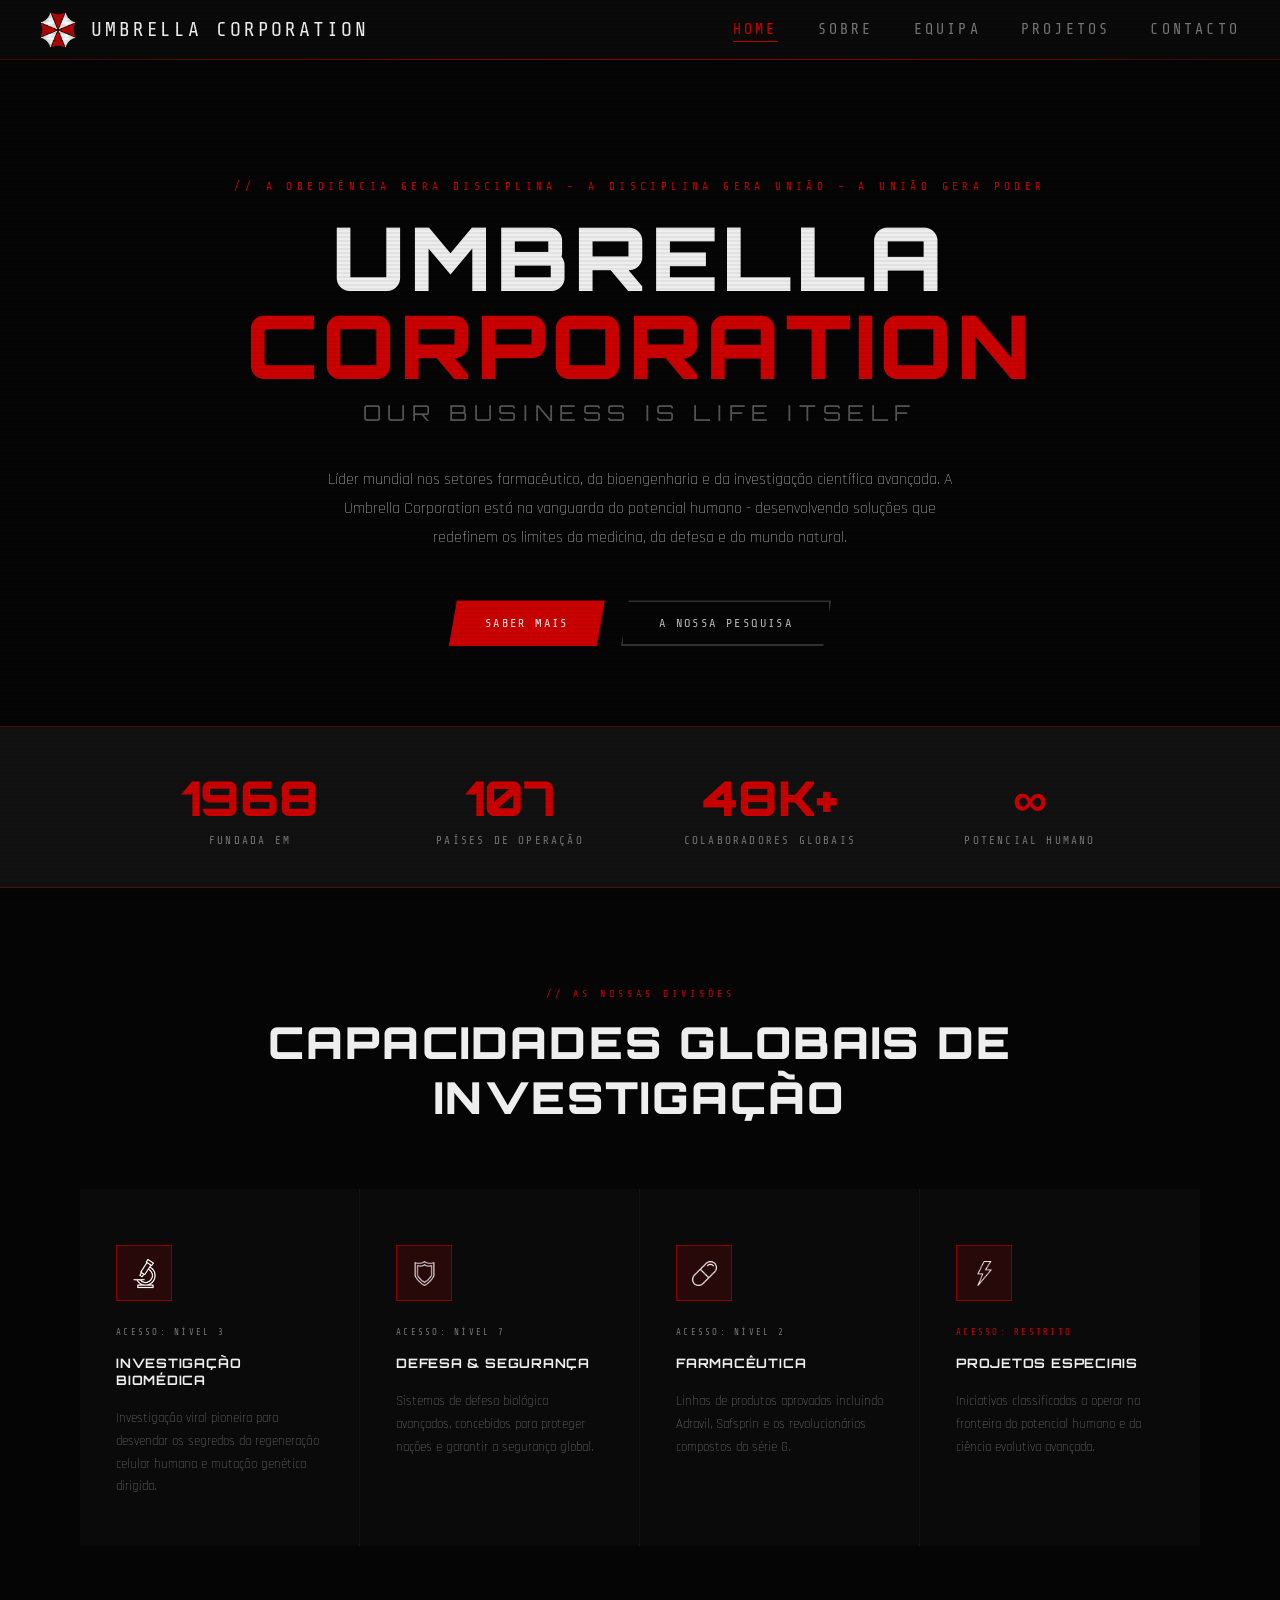
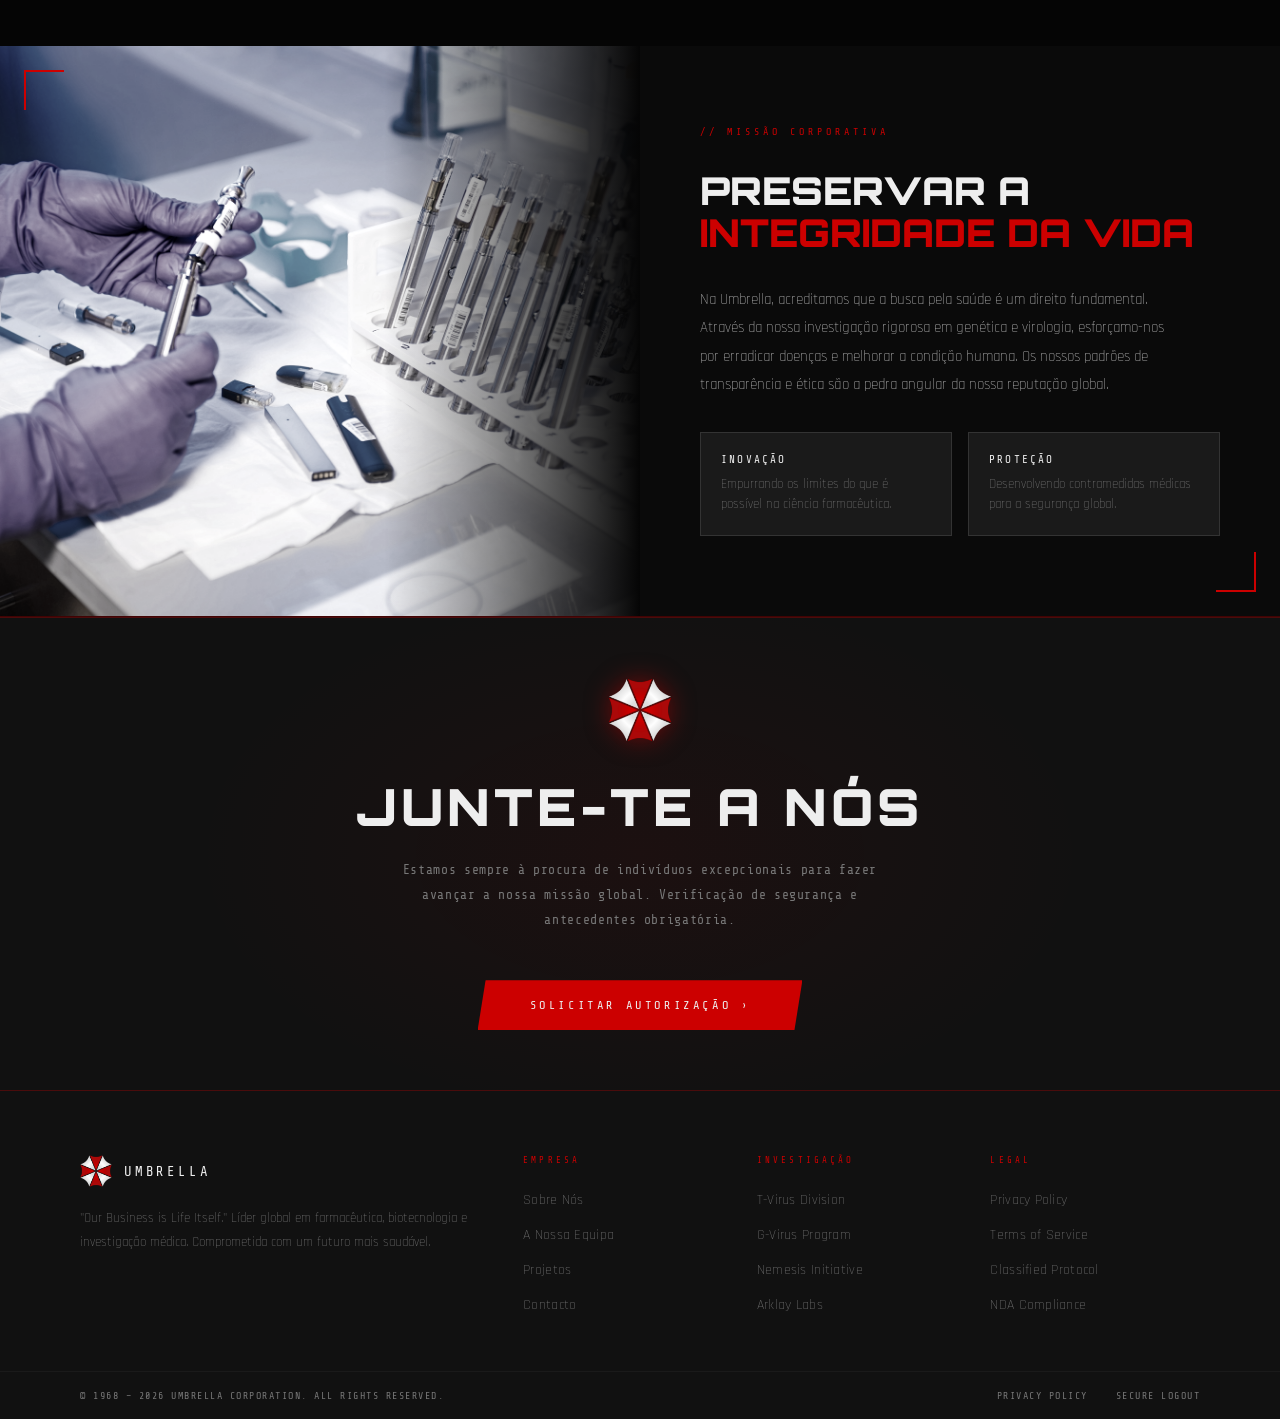
<file: index.html>
<!doctype html>
<html lang="pt-PT">
  <head>
    <meta charset="UTF-8" />
    <meta name="viewport" content="width=device-width, initial-scale=1.0" />
    <meta name="author" content="Sofia Teixeira e Gonçalo Pereira" />
    <title>Umbrella Corp</title>
    <link
      href="https://fonts.googleapis.com/css2?family=Orbitron:wght@400;600;700;900&family=Share+Tech+Mono&family=Rajdhani:wght@300;400;500;600&display=swap"
      rel="stylesheet"
    />
    <link rel="stylesheet" href="style.css" />
    <link
      rel="icon"
      href="images/umbrellacorporation-logo.png"
      type="image/png"
    />
  </head>
  <body>
    <header class="header">
      <div class="header-logo">
        <img
          src="images/umbrellacorporation-logo.png"
          alt="Umbrella Corp Logo"
          class="logo-img"
        />
        <span class="logo-text">UMBRELLA CORPORATION</span>
      </div>

      <nav class="header-nav">
        <a href="index.html" class="nav-link nav-link--active">HOME</a>
        <a href="sobre.html" class="nav-link">SOBRE</a>
        <a href="equipa.html" class="nav-link">EQUIPA</a>
        <a href="projetos.html" class="nav-link">PROJETOS</a>
        <a href="contacto.html" class="nav-link">CONTACTO</a>
      </nav>
    </header>

    <main>
      <section class="home-hero">
        <div class="hero-tagline">
          // A obediência gera disciplina - A disciplina gera união - A união
          gera poder
        </div>
        <div class="hero-title">Umbrella<br /><span>Corporation</span></div>
        <div class="hero-sub">Our Business is Life Itself</div>
        <p class="hero-desc">
          Líder mundial nos setores farmacêutico, da bioengenharia e da
          investigação científica avançada. A Umbrella Corporation está na
          vanguarda do potencial humano - desenvolvendo soluções que redefinem
          os limites da medicina, da defesa e do mundo natural.
        </p>
        <div class="hero-btns">
          <button class="btn btn-primary">Saber mais</button>
          <a href="projetos.html" class="btn btn-outline">A nossa pesquisa</a>
        </div>
      </section>

      <section class="section-stats">
        <div class="stats-grid">
          <div class="stat-item">
            <span class="stat-number">1968</span>
            <span class="stat-label">Fundada em</span>
          </div>
          <div class="stat-item">
            <span class="stat-number">107</span>
            <span class="stat-label">Países de operação</span>
          </div>
          <div class="stat-item">
            <span class="stat-number">48K+</span>
            <span class="stat-label">Colaboradores globais</span>
          </div>
          <div class="stat-item">
            <span class="stat-number">∞</span>
            <span class="stat-label">Potencial humano</span>
          </div>
        </div>
      </section>

      <section class="section-divisions">
        <div class="section-header">
          <span class="section-tag">// As nossas divisões</span>
          <h2 class="section-title">Capacidades Globais de Investigação</h2>
        </div>
        <div class="divisions-grid">
          <article class="division-card">
            <div class="division-icon">
              <img
                src="images/laboratory-icon.png"
                alt="Laboratório"
                width="35px"
              />
            </div>
            <div class="division-access">Acesso: Nível 3</div>
            <div class="division-name">Investigação Biomédica</div>
            <p class="division-desc">
              Investigação viral pioneira para desvendar os segredos da
              regeneração celular humana e mutação genética dirigida.
            </p>
          </article>
          <article class="division-card">
            <div class="division-icon">
              <img src="images/shield-icon.png" alt="Escudo" width="25px" />
            </div>
            <div class="division-access">Acesso: Nível 7</div>
            <div class="division-name">Defesa &amp; Segurança</div>
            <p class="division-desc">
              Sistemas de defesa biológica avançados, concebidos para proteger
              nações e garantir a segurança global.
            </p>
          </article>
          <article class="division-card">
            <div class="division-icon">
              <img src="images/pill-icon.png" alt="Pílula" width="25px" />
            </div>
            <div class="division-access">Acesso: Nível 2</div>
            <div class="division-name">Farmacêutica</div>
            <p class="division-desc">
              Linhas de produtos aprovadas incluindo Adravil, Safsprin e os
              revolucionários compostos da série G.
            </p>
          </article>
          <article class="division-card">
            <div class="division-icon">
              <img src="images/flash-icon.png" alt="Raio" width="25px" />
            </div>
            <div class="division-access classified">Acesso: Restrito</div>
            <div class="division-name">Projetos Especiais</div>
            <p class="division-desc">
              Iniciativas classificadas a operar na fronteira do potencial
              humano e da ciência evolutiva avançada.
            </p>
          </article>
        </div>
      </section>

      <section class="section-about-split">
        <div class="about-img-col">
          <img
            src="images/laboratory-landscape.jpg"
            alt="Laboratório de investigação da Umbrella Corporation com microscópios avançados"
          />
        </div>
        <div class="about-text-col">
          <span class="about-eyebrow">// Missão corporativa</span>
          <h2 class="about-heading">
            Preservar a
            <br /><em>Integridade da Vida</em>
          </h2>
          <p class="about-body">
            Na Umbrella, acreditamos que a busca pela saúde é um direito
            fundamental. Através da nossa investigação rigorosa em genética e
            virologia, esforçamo-nos por erradicar doenças e melhorar a condição
            humana. Os nossos padrões de transparência e ética são a pedra
            angular da nossa reputação global.
          </p>
          <div class="about-pillars">
            <div class="pillar">
              <div class="pillar-name">Inovação</div>
              <div class="pillar-desc">
                Empurrando os limites do que é possível na ciência farmacêutica.
              </div>
            </div>
            <div class="pillar">
              <div class="pillar-name">Proteção</div>
              <div class="pillar-desc">
                Desenvolvendo contramedidas médicas para a segurança global.
              </div>
            </div>
          </div>
        </div>
      </section>

      <section class="section-join">
        <img
          src="images/umbrellacorporation-logo.png"
          alt="Umbrella Corporation Logo"
          class="join-logo"
        />
        <h2 class="join-title">Junte-te a Nós</h2>
        <p class="join-sub">
          Estamos sempre à procura de indivíduos excepcionais para fazer avançar
          a nossa missão global. Verificação de segurança e antecedentes
          obrigatória.
        </p>
        <a href="contacto.html" class="btn-join">Solicitar Autorização</a>
      </section>
    </main>

    <footer class="footer">
      <div class="footer-top">
        <div class="footer-brand">
          <div class="footer-brand-row">
            <img
              src="images/umbrellacorporation-logo.png"
              alt="Umbrella Corp Logo"
              class="footer-logo"
            />
            <span class="footer-name">Umbrella</span>
          </div>
          <p class="footer-tagline">
            "Our Business is Life Itself." Líder global em farmacêutica,
            biotecnologia e investigação médica. Comprometida com um futuro mais
            saudável.
          </p>
        </div>

        <div class="footer-col">
          <span class="footer-col-title">Empresa</span>
          <ul class="footer-col-list">
            <li><a href="sobre.html">Sobre Nós</a></li>
            <li><a href="equipa.html">A Nossa Equipa</a></li>
            <li><a href="projetos.html">Projetos</a></li>
            <li><a href="contacto.html">Contacto</a></li>
          </ul>
        </div>

        <div class="footer-col">
          <span class="footer-col-title">Investigação</span>
          <ul class="footer-col-list">
            <li><a href="projetos.html">T-Virus Division</a></li>
            <li><a href="projetos.html">G-Virus Program</a></li>
            <li><a href="projetos.html">Nemesis Initiative</a></li>
            <li><a href="projetos.html">Arklay Labs</a></li>
          </ul>
        </div>

        <div class="footer-col">
          <span class="footer-col-title">Legal</span>
          <ul class="footer-col-list">
            <li><a href="#">Privacy Policy</a></li>
            <li><a href="#">Terms of Service</a></li>
            <li><a href="#">Classified Protocol</a></li>
            <li><a href="#">NDA Compliance</a></li>
          </ul>
        </div>
      </div>

      <div class="footer-bottom">
        <div class="footer-bottom-inner">
          <p class="footer-copy">
            &copy; 1968 – 2026 Umbrella Corporation. All Rights Reserved.
          </p>
          <div class="footer-bottom-links">
            <a href="#" class="footer-bottom-link">Privacy Policy</a>
            <a href="#" class="footer-bottom-link">Secure Logout</a>
          </div>
        </div>
      </div>
    </footer>
  </body>
</html>
</file>
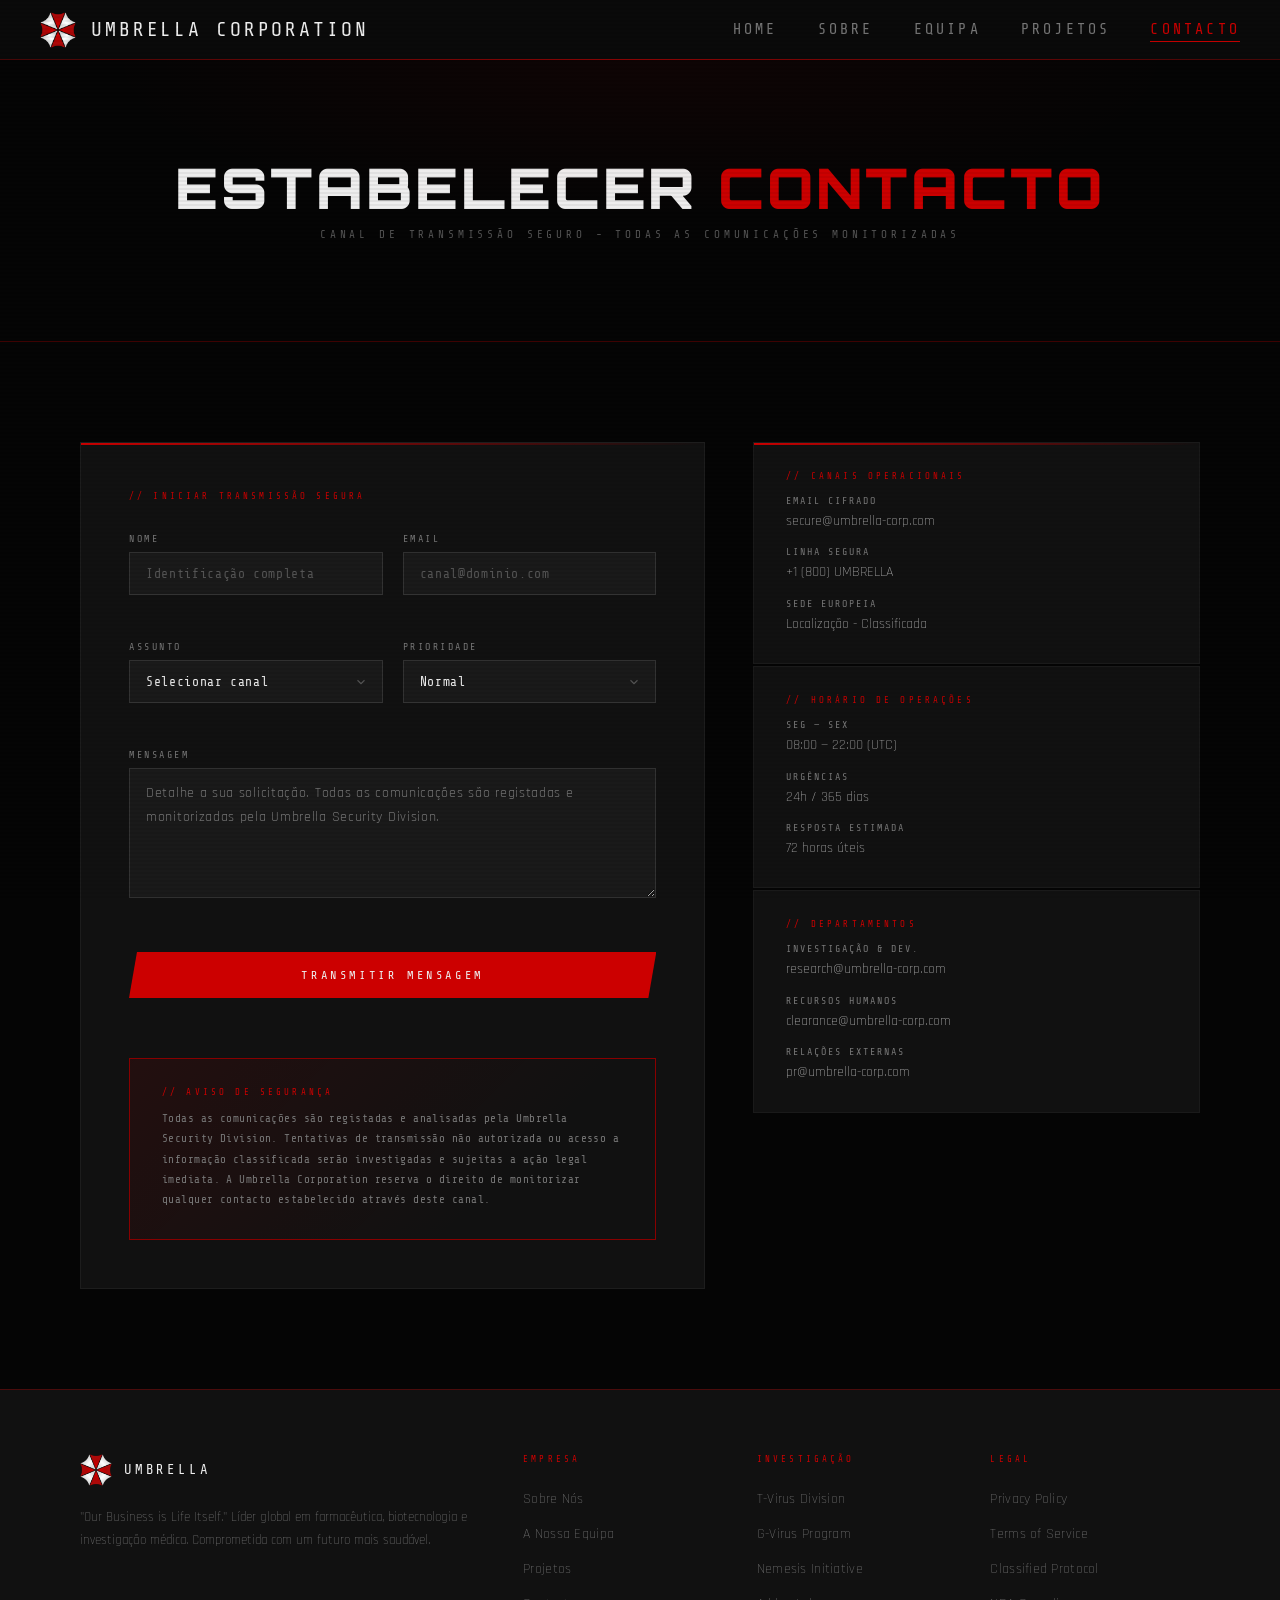
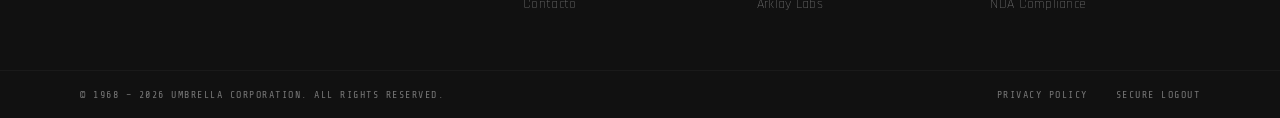
<file: contacto.html>
<!doctype html>
<html lang="pt-PT">
  <head>
    <meta charset="UTF-8" />
    <meta name="viewport" content="width=device-width, initial-scale=1.0" />
    <meta name="author" content="Gonçalo Pereira" />
    <title>Contacto - Umbrella Corp</title>
    <link
      href="https://fonts.googleapis.com/css2?family=Orbitron:wght@400;600;700;900&family=Share+Tech+Mono&family=Rajdhani:wght@300;400;500;600&display=swap"
      rel="stylesheet"
    />
    <link rel="stylesheet" href="style.css" />
    <link
      rel="icon"
      href="images/umbrellacorporation-logo.png"
      type="image/png"
    />
  </head>
  <body>
    <header class="header">
      <div class="header-logo">
        <img
          src="images/umbrellacorporation-logo.png"
          alt="Umbrella Corp Logo"
          class="logo-img"
        />
        <span class="logo-text">UMBRELLA CORPORATION</span>
      </div>
      <nav class="header-nav">
        <a href="index.html" class="nav-link">HOME</a>
        <a href="sobre.html" class="nav-link">SOBRE</a>
        <a href="equipa.html" class="nav-link">EQUIPA</a>
        <a href="projetos.html" class="nav-link">PROJETOS</a>
        <a href="contacto.html" class="nav-link nav-link--active">CONTACTO</a>
      </nav>
    </header>

    <main>
      <section class="page-hero">
        <h1 class="page-title">Estabelecer <span>Contacto</span></h1>
        <p class="page-subtitle">
          Canal de Transmissão Seguro - Todas as Comunicações Monitorizadas
        </p>
      </section>

      <div class="section-contact">
        <!-- Form -->
        <div class="contact-form-wrap">
          <span class="form-title">// Iniciar transmissão segura</span>

          <form id="contactForm" novalidate>
            <div class="form-row">
              <div class="form-group">
                <label class="form-label" for="nome">Nome</label>
                <input
                  class="form-input"
                  type="text"
                  id="nome"
                  name="nome"
                  placeholder="Identificação completa"
                  minlength="3"
                  maxlength="50"
                  required
                />
                <span class="form-error" id="nomeError"></span>
              </div>
              <div class="form-group">
                <label class="form-label" for="email">Email</label>
                <input
                  class="form-input"
                  type="email"
                  id="email"
                  name="email"
                  placeholder="canal@dominio.com"
                  required
                />
                <span class="form-error" id="emailError"></span>
              </div>
            </div>

            <div class="form-row">
              <div class="form-group">
                <label class="form-label" for="assunto">Assunto</label>
                <select
                  class="form-select"
                  id="assunto"
                  name="assunto"
                  required
                >
                  <option value="">Selecionar canal</option>
                  <option value="vendas">Vendas &amp; Consultas</option>
                  <option value="suporte">Suporte Técnico</option>
                  <option value="rh">Recursos Humanos</option>
                  <option value="parceria">Oportunidades de Parceria</option>
                  <option value="clearance">Pedido de Clearance</option>
                  <option value="outro">Outro</option>
                </select>
                <span class="form-error" id="assuntoError"></span>
              </div>
              <div class="form-group">
                <label class="form-label" for="prioridade">Prioridade</label>
                <select class="form-select" id="prioridade" name="prioridade">
                  <option value="normal">Normal</option>
                  <option value="alta">Alta</option>
                  <option value="critica">Crítica</option>
                </select>
              </div>
            </div>

            <div class="form-group">
              <label class="form-label" for="mensagem">Mensagem</label>
              <textarea
                class="form-textarea"
                id="mensagem"
                name="mensagem"
                placeholder="Detalhe a sua solicitação. Todas as comunicações são registadas e monitorizadas pela Umbrella Security Division."
                minlength="10"
                maxlength="1000"
                required
              ></textarea>
              <span class="form-error" id="mensagemError"></span>
            </div>

            <button type="submit" class="form-submit">
              Transmitir Mensagem
            </button>

            <div class="contact-warning-box">
            <span class="contact-warning-title">// Aviso de Segurança</span>
            <p class="contact-warning-text">
              Todas as comunicações são registadas e analisadas pela Umbrella
              Security Division. Tentativas de transmissão não autorizada ou
              acesso a informação classificada serão investigadas e sujeitas a
              ação legal imediata. A Umbrella Corporation reserva o direito de
              monitorizar qualquer contacto estabelecido através deste canal.
            </p>
          </div>
          </form>

          <div class="form-success" id="formSuccess">
            Transmissão recebida - será contactado por canais autorizados
          </div>
        </div>

        <!-- Info panel -->
        <div class="contact-info-panel">
          <div class="contact-info-block">
            <span class="contact-info-label">// Canais Operacionais</span>
            <div class="contact-info-entry">
              <span class="contact-info-key">Email Cifrado</span>
              <span class="contact-info-val">secure@umbrella-corp.com</span>
            </div>
            <div class="contact-info-entry">
              <span class="contact-info-key">Linha Segura</span>
              <span class="contact-info-val">+1 (800) UMBRELLA</span>
            </div>
            <div class="contact-info-entry">
              <span class="contact-info-key">Sede Europeia</span>
              <span class="contact-info-val">Localização - Classificada</span>
            </div>
          </div>

          <div class="contact-info-block">
            <span class="contact-info-label">// Horário de Operações</span>
            <div class="contact-info-entry">
              <span class="contact-info-key">Seg — Sex</span>
              <span class="contact-info-val">08:00 — 22:00 (UTC)</span>
            </div>
            <div class="contact-info-entry">
              <span class="contact-info-key">Urgências</span>
              <span class="contact-info-val">24h / 365 dias</span>
            </div>
            <div class="contact-info-entry">
              <span class="contact-info-key">Resposta Estimada</span>
              <span class="contact-info-val">72 horas úteis</span>
            </div>
          </div>

          <div class="contact-info-block">
            <span class="contact-info-label">// Departamentos</span>
            <div class="contact-info-entry">
              <span class="contact-info-key">Investigação &amp; Dev.</span>
              <span class="contact-info-val">research@umbrella-corp.com</span>
            </div>
            <div class="contact-info-entry">
              <span class="contact-info-key">Recursos Humanos</span>
              <span class="contact-info-val">clearance@umbrella-corp.com</span>
            </div>
            <div class="contact-info-entry">
              <span class="contact-info-key">Relações Externas</span>
              <span class="contact-info-val">pr@umbrella-corp.com</span>
            </div>
          </div>
        </div>
      </div>
    </main>

    <footer class="footer">
      <div class="footer-top">
        <div class="footer-brand">
          <div class="footer-brand-row">
            <img
              src="images/umbrellacorporation-logo.png"
              alt="Umbrella Corp Logo"
              class="footer-logo"
            />
            <span class="footer-name">Umbrella</span>
          </div>
          <p class="footer-tagline">
            "Our Business is Life Itself." Líder global em farmacêutica,
            biotecnologia e investigação médica. Comprometida com um futuro mais
            saudável.
          </p>
        </div>

        <div class="footer-col">
          <span class="footer-col-title">Empresa</span>
          <ul class="footer-col-list">
            <li><a href="sobre.html">Sobre Nós</a></li>
            <li><a href="equipa.html">A Nossa Equipa</a></li>
            <li><a href="projetos.html">Projetos</a></li>
            <li><a href="contacto.html">Contacto</a></li>
          </ul>
        </div>

        <div class="footer-col">
          <span class="footer-col-title">Investigação</span>
          <ul class="footer-col-list">
            <li><a href="projetos.html">T-Virus Division</a></li>
            <li><a href="projetos.html">G-Virus Program</a></li>
            <li><a href="projetos.html">Nemesis Initiative</a></li>
            <li><a href="projetos.html">Arklay Labs</a></li>
          </ul>
        </div>

        <div class="footer-col">
          <span class="footer-col-title">Legal</span>
          <ul class="footer-col-list">
            <li><a href="#">Privacy Policy</a></li>
            <li><a href="#">Terms of Service</a></li>
            <li><a href="#">Classified Protocol</a></li>
            <li><a href="#">NDA Compliance</a></li>
          </ul>
        </div>
      </div>

      <div class="footer-bottom">
        <div class="footer-bottom-inner">
          <p class="footer-copy">
            &copy; 1968 – 2026 Umbrella Corporation. All Rights Reserved.
          </p>
          <div class="footer-bottom-links">
            <a href="#" class="footer-bottom-link">Privacy Policy</a>
            <a href="#" class="footer-bottom-link">Secure Logout</a>
          </div>
        </div>
      </div>
    </footer>

    <script>
      const form = document.getElementById("contactForm");
      const successMsg = document.getElementById("formSuccess");

      form.addEventListener("submit", function (e) {
        e.preventDefault();

        // Basic validation
        let valid = true;

        const nome = document.getElementById("nome");
        const nomeErr = document.getElementById("nomeError");
        if (nome.value.trim().length < 3) {
          nomeErr.textContent = "// Mínimo de 3 caracteres obrigatório";
          valid = false;
        } else {
          nomeErr.textContent = "";
        }

        const email = document.getElementById("email");
        const emailErr = document.getElementById("emailError");
        if (!/^[^\s@]+@[^\s@]+\.[^\s@]+$/.test(email.value.trim())) {
          emailErr.textContent = "// Endereço de email inválido";
          valid = false;
        } else {
          emailErr.textContent = "";
        }

        const assunto = document.getElementById("assunto");
        const assuntoErr = document.getElementById("assuntoError");
        if (!assunto.value) {
          assuntoErr.textContent = "// Selecionar canal obrigatório";
          valid = false;
        } else {
          assuntoErr.textContent = "";
        }

        const mensagem = document.getElementById("mensagem");
        const mensagemErr = document.getElementById("mensagemError");
        if (mensagem.value.trim().length < 10) {
          mensagemErr.textContent =
            "// Mensagem demasiado curta — mínimo 10 caracteres";
          valid = false;
        } else {
          mensagemErr.textContent = "";
        }

        if (!valid) return;

        form.reset();
        successMsg.classList.add("visible");

        setTimeout(function () {
          successMsg.classList.remove("visible");
        }, 4000);
      });
    </script>
  </body>
</html>
</file>
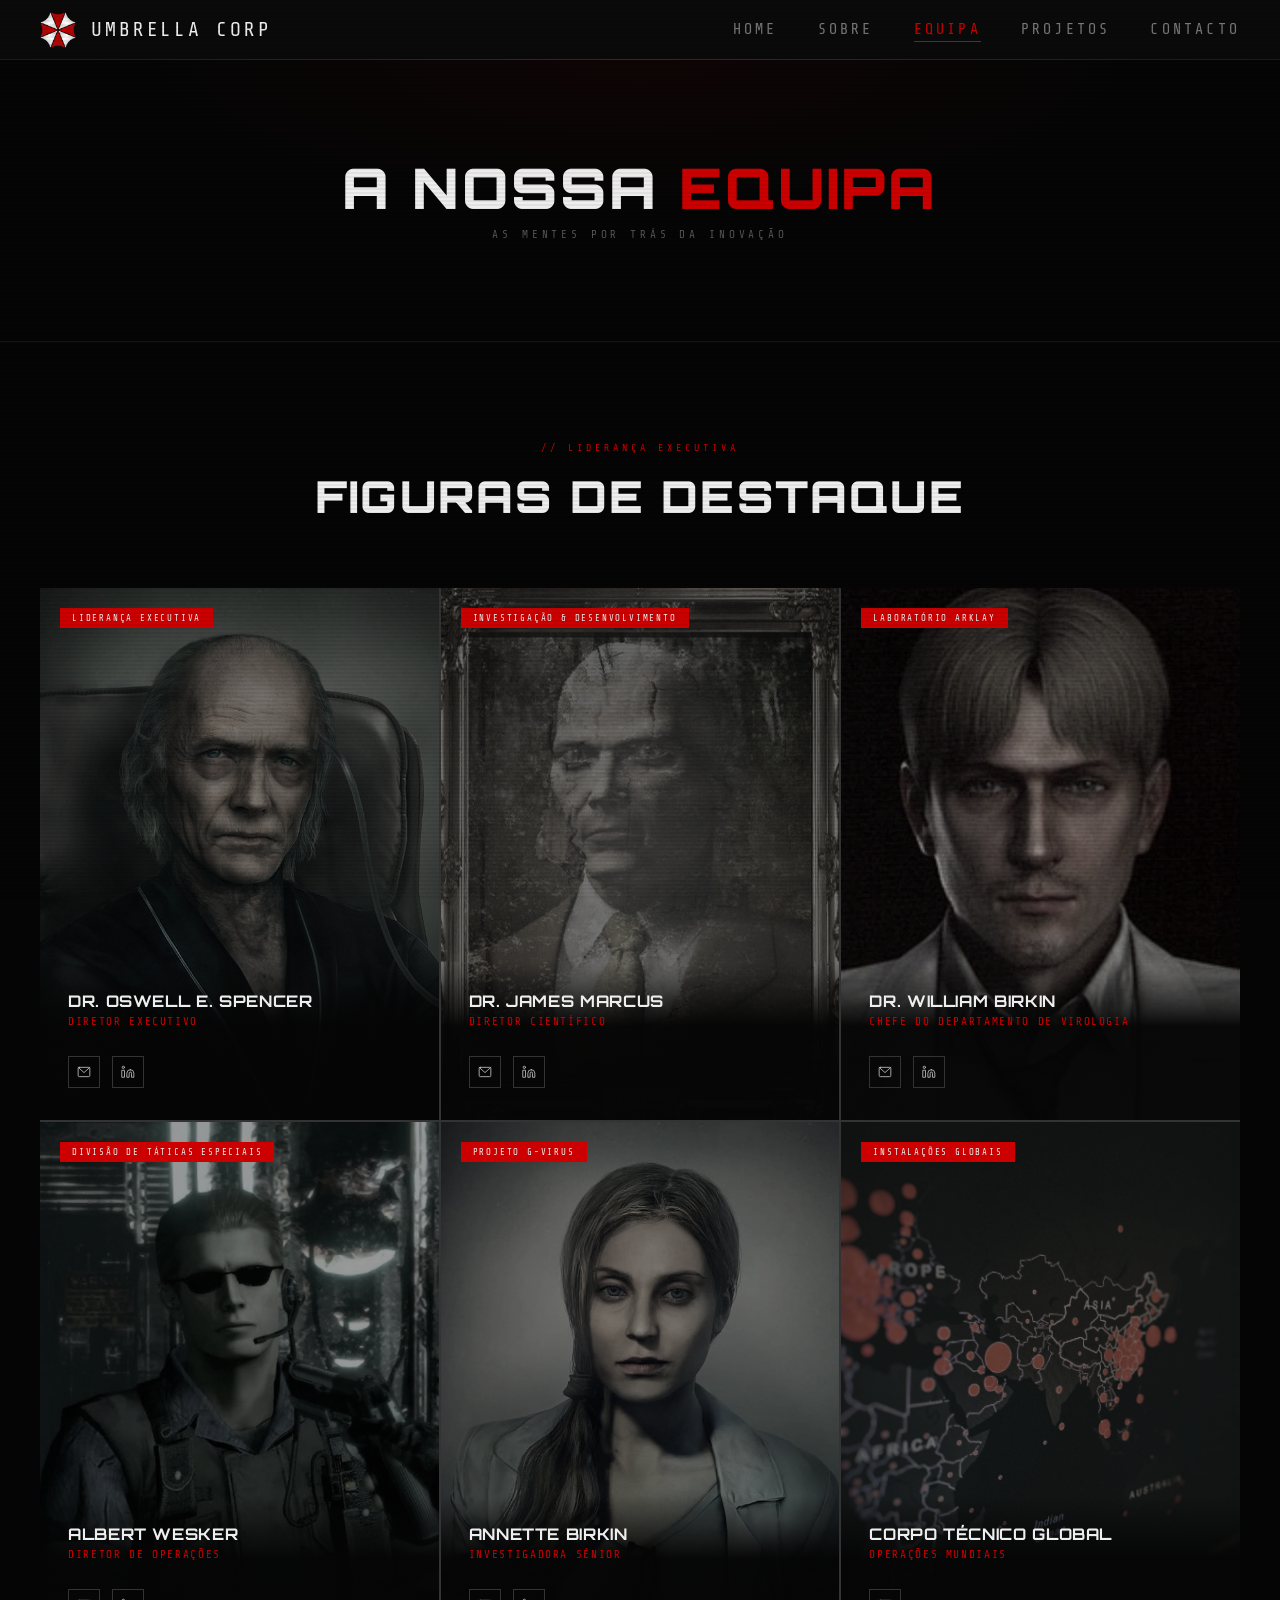
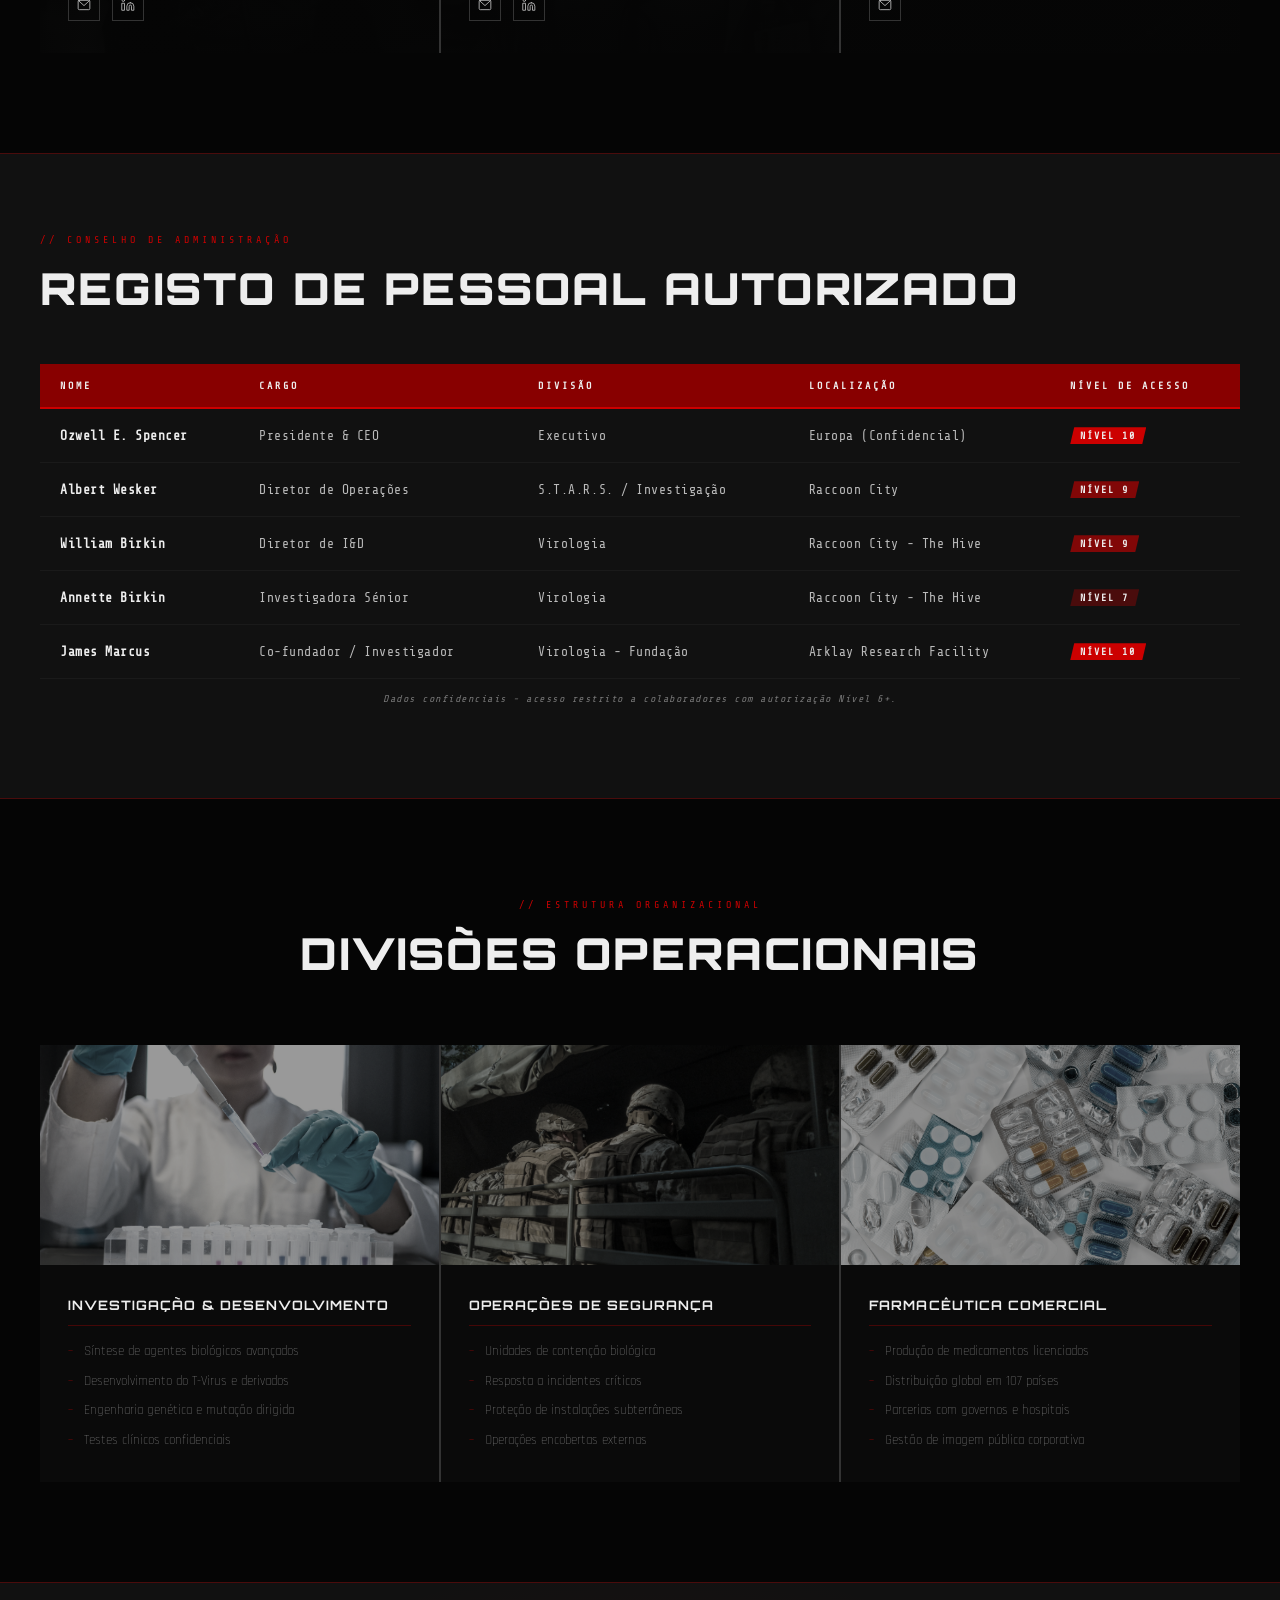
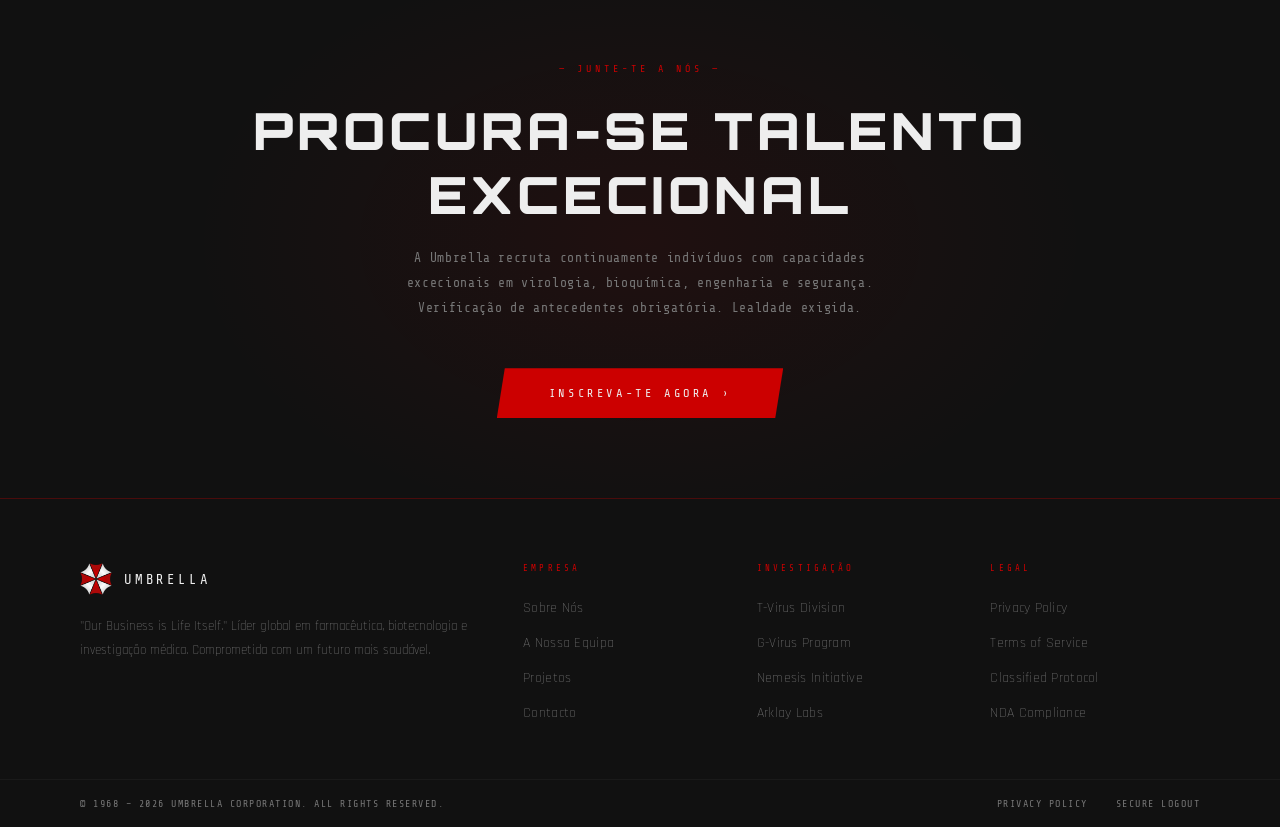
<file: equipa.html>
<!doctype html>
<html lang="pt-PT">
  <head>
    <meta charset="UTF-8" />
    <meta name="viewport" content="width=device-width, initial-scale=1.0" />
    <meta name="author" content="Sofia Teixeira" />
    <title>Equipa - Umbrella Corp</title>
    <link
      href="https://fonts.googleapis.com/css2?family=Orbitron:wght@400;600;700;900&family=Share+Tech+Mono&family=Rajdhani:wght@300;400;500;600&display=swap"
      rel="stylesheet"
    />
    <link rel="stylesheet" href="style.css" />
    <link
      rel="icon"
      href="images/umbrellacorporation-logo.png"
      type="image/png"
    />
  </head>
  <body>
    <header class="header">
      <div class="header-logo">
        <img
          src="images/umbrellacorporation-logo.png"
          alt="Umbrella Corp Logo"
          class="logo-img"
        />
        <span class="logo-text">UMBRELLA CORP</span>
      </div>
      <nav class="header-nav">
        <a href="index.html" class="nav-link">HOME</a>
        <a href="sobre.html" class="nav-link">SOBRE</a>
        <a href="equipa.html" class="nav-link nav-link--active">EQUIPA</a>
        <a href="projetos.html" class="nav-link">PROJETOS</a>
        <a href="contacto.html" class="nav-link">CONTACTO</a>
      </nav>
    </header>

    <main>
      <section class="page-hero">
        <h1 class="page-title">A Nossa <span>Equipa</span></h1>
        <p class="page-subtitle">As Mentes por trás da Inovação</p>
      </section>

      <section class="section-members">
        <div class="section-header">
          <span class="section-tag">// Liderança Executiva</span>
          <h2 class="section-title">Figuras de Destaque</h2>
        </div>

        <div class="members-grid">
          <article class="member-card">
            <img
              src="images/oswell-spencer.jpg"
              alt="Dr. Oswell E. Spencer, CEO e cofundador da Umbrella Corporation"
            />
            <span class="member-dept-badge">Liderança Executiva</span>
            <div class="member-info">
              <div class="member-name">Dr. Oswell E. Spencer</div>
              <span class="member-role">Diretor Executivo</span>
              <p class="member-desc">
                Cofundador e líder visionário. A sua experiência farmacêutica
                impulsionou a expansão global da Umbrella.
              </p>
              <div class="member-links">
                <a href="#" class="member-link" aria-label="Email">
                  <svg viewBox="0 0 24 24">
                    <rect x="2" y="4" width="20" height="16" rx="2" />
                    <polyline points="2,4 12,13 22,4" />
                  </svg>
                </a>
                <a href="#" class="member-link" aria-label="LinkedIn">
                  <svg viewBox="0 0 24 24">
                    <path
                      d="M16 8a6 6 0 0 1 6 6v7h-4v-7a2 2 0 0 0-2-2 2 2 0 0 0-2 2v7h-4v-7a6 6 0 0 1 6-6z"
                    />
                    <rect x="2" y="9" width="4" height="12" />
                    <circle cx="4" cy="4" r="2" />
                  </svg>
                </a>
              </div>
            </div>
          </article>

          <article class="member-card">
            <img
              src="images/james-marcus.jpg"
              alt="Dr. James Marcus, cofundador e responsável de investigação da Umbrella"
            />
            <span class="member-dept-badge">Investigação &amp; Desenvolvimento</span>
            <div class="member-info">
              <div class="member-name">Dr. James Marcus</div>
              <span class="member-role">Diretor Científico</span>
              <p class="member-desc">
                Virologista e geneticista de topo. Supervisiona todas as
                iniciativas de investigação em biotecnologia.
              </p>
              <div class="member-links">
                <a href="#" class="member-link" aria-label="Email">
                  <svg viewBox="0 0 24 24">
                    <rect x="2" y="4" width="20" height="16" rx="2" />
                    <polyline points="2,4 12,13 22,4" />
                  </svg>
                </a>
                <a href="#" class="member-link" aria-label="LinkedIn">
                  <svg viewBox="0 0 24 24">
                    <path
                      d="M16 8a6 6 0 0 1 6 6v7h-4v-7a2 2 0 0 0-2-2 2 2 0 0 0-2 2v7h-4v-7a6 6 0 0 1 6-6z"
                    />
                    <rect x="2" y="9" width="4" height="12" />
                    <circle cx="4" cy="4" r="2" />
                  </svg>
                </a>
              </div>
            </div>
          </article>

          <article class="member-card">
            <img
              src="images/william-birkin.jpg"
              alt="Dr. William Birkin, diretor de virologia da Umbrella Corporation"
            />
            <span class="member-dept-badge">Laboratório Arklay</span>
            <div class="member-info">
              <div class="member-name">Dr. William Birkin</div>
              <span class="member-role">Chefe do Departamento de Virologia</span>
              <p class="member-desc">
                Investigador de referência em virologia avançada e aplicações de
                imunologia. Criador do G-Virus.
              </p>
              <div class="member-links">
                <a href="#" class="member-link" aria-label="Email">
                  <svg viewBox="0 0 24 24">
                    <rect x="2" y="4" width="20" height="16" rx="2" />
                    <polyline points="2,4 12,13 22,4" />
                  </svg>
                </a>
                <a href="#" class="member-link" aria-label="LinkedIn">
                  <svg viewBox="0 0 24 24">
                    <path
                      d="M16 8a6 6 0 0 1 6 6v7h-4v-7a2 2 0 0 0-2-2 2 2 0 0 0-2 2v7h-4v-7a6 6 0 0 1 6-6z"
                    />
                    <rect x="2" y="9" width="4" height="12" />
                    <circle cx="4" cy="4" r="2" />
                  </svg>
                </a>
              </div>
            </div>
          </article>

          <article class="member-card">
            <img
              src="images/albert-wesker.jpg"
              alt="Albert Wesker, diretor de operações e responsável da divisão S.T.A.R.S."
            />
            <span class="member-dept-badge">Divisão de Táticas Especiais</span>
            <div class="member-info">
              <div class="member-name">Albert Wesker</div>
              <span class="member-role">Diretor de Operações</span>
              <p class="member-desc">
                Responsável pelas operações táticas especiais e coordenação das
                unidades S.T.A.R.S. em campo.
              </p>
              <div class="member-links">
                <a href="#" class="member-link" aria-label="Email">
                  <svg viewBox="0 0 24 24">
                    <rect x="2" y="4" width="20" height="16" rx="2" />
                    <polyline points="2,4 12,13 22,4" />
                  </svg>
                </a>
                <a href="#" class="member-link" aria-label="LinkedIn">
                  <svg viewBox="0 0 24 24">
                    <path
                      d="M16 8a6 6 0 0 1 6 6v7h-4v-7a2 2 0 0 0-2-2 2 2 0 0 0-2 2v7h-4v-7a6 6 0 0 1 6-6z"
                    />
                    <rect x="2" y="9" width="4" height="12" />
                    <circle cx="4" cy="4" r="2" />
                  </svg>
                </a>
              </div>
            </div>
          </article>

          <article class="member-card">
            <img
              src="images/annette-birkin.jpg"
              alt="Annette Birkin, investigadora sénior de virologia na Umbrella Corporation"
            />
            <span class="member-dept-badge">Projeto G-Virus</span>
            <div class="member-info">
              <div class="member-name">Annette Birkin</div>
              <span class="member-role">Investigadora Sénior</span>
              <p class="member-desc">
                Cientista especializada em engenharia genética. Peça fundamental
                no desenvolvimento do projeto G-Virus.
              </p>
              <div class="member-links">
                <a href="#" class="member-link" aria-label="Email">
                  <svg viewBox="0 0 24 24">
                    <rect x="2" y="4" width="20" height="16" rx="2" />
                    <polyline points="2,4 12,13 22,4" />
                  </svg>
                </a>
                <a href="#" class="member-link" aria-label="LinkedIn">
                  <svg viewBox="0 0 24 24">
                    <path
                      d="M16 8a6 6 0 0 1 6 6v7h-4v-7a2 2 0 0 0-2-2 2 2 0 0 0-2 2v7h-4v-7a6 6 0 0 1 6-6z"
                    />
                    <rect x="2" y="9" width="4" height="12" />
                    <circle cx="4" cy="4" r="2" />
                  </svg>
                </a>
              </div>
            </div>
          </article>

          <article class="member-card">
            <img
              src="images/around-the-world.jpg"
              alt="Instalações globais da Umbrella Corporation em múltiplos países"
            />
            <span class="member-dept-badge">Instalações Globais</span>
            <div class="member-info">
              <div class="member-name">Corpo Técnico Global</div>
              <span class="member-role">Operações Mundiais</span>
              <p class="member-desc">
                Mais de 48 000 colaboradores distribuídos por 107 países a
                garantir a continuidade das operações.
              </p>
              <div class="member-links">
                <a href="#" class="member-link" aria-label="Email">
                  <svg viewBox="0 0 24 24">
                    <rect x="2" y="4" width="20" height="16" rx="2" />
                    <polyline points="2,4 12,13 22,4" />
                  </svg>
                </a>
              </div>
            </div>
          </article>
        </div>
      </section>

      <section class="section-team-table">
        <div class="section-header">
          <span class="section-tag">// Conselho de Administração</span>
          <h2 class="section-title">Registo de Pessoal Autorizado</h2>
        </div>
        <div class="table-wrapper">
          <table class="data-table">
            <thead>
              <tr>
                <th>Nome</th>
                <th>Cargo</th>
                <th>Divisão</th>
                <th>Localização</th>
                <th>Nível de Acesso</th>
              </tr>
            </thead>
            <tbody>
              <tr>
                <td><strong>Ozwell E. Spencer</strong></td>
                <td>Presidente &amp; CEO</td>
                <td>Executivo</td>
                <td>Europa (Confidencial)</td>
                <td><span class="access-badge access-10">Nível 10</span></td>
              </tr>
              <tr>
                <td><strong>Albert Wesker</strong></td>
                <td>Diretor de Operações</td>
                <td>S.T.A.R.S. / Investigação</td>
                <td>Raccoon City</td>
                <td><span class="access-badge access-9">Nível 9</span></td>
              </tr>
              <tr>
                <td><strong>William Birkin</strong></td>
                <td>Diretor de I&amp;D</td>
                <td>Virologia</td>
                <td>Raccoon City - The Hive</td>
                <td><span class="access-badge access-9">Nível 9</span></td>
              </tr>
              <tr>
                <td><strong>Annette Birkin</strong></td>
                <td>Investigadora Sénior</td>
                <td>Virologia</td>
                <td>Raccoon City - The Hive</td>
                <td><span class="access-badge access-7">Nível 7</span></td>
              </tr>
              <tr>
                <td><strong>James Marcus</strong></td>
                <td>Co-fundador / Investigador</td>
                <td>Virologia - Fundação</td>
                <td>Arklay Research Facility</td>
                <td><span class="access-badge access-10">Nível 10</span></td>
              </tr>
            </tbody>
            <tfoot>
              <tr>
                <td colspan="5">
                  Dados confidenciais - acesso restrito a colaboradores com
                  autorização Nível 6+.
                </td>
              </tr>
            </tfoot>
          </table>
        </div>
      </section>

      <section class="section-departments">
        <div class="section-header">
          <span class="section-tag">// Estrutura Organizacional</span>
          <h2 class="section-title">Divisões Operacionais</h2>
        </div>

        <div class="dept-grid">
          <article class="dept-card">
            <img
              src="images/research-landscape.jpg"
              alt="Laboratório de investigação biológica da Umbrella Corporation"
              class="dept-img"
            />
            <div class="dept-info">
              <h3 class="dept-name">Investigação &amp; Desenvolvimento</h3>
              <ul class="dept-list">
                <li>Síntese de agentes biológicos avançados</li>
                <li>Desenvolvimento do T-Virus e derivados</li>
                <li>Engenharia genética e mutação dirigida</li>
                <li>Testes clínicos confidenciais</li>
              </ul>
            </div>
          </article>

          <article class="dept-card">
            <img
              src="images/security-landscape.jpg"
              alt="Equipa de segurança e operações especiais da Umbrella"
              class="dept-img"
            />
            <div class="dept-info">
              <h3 class="dept-name">Operações de Segurança</h3>
              <ul class="dept-list">
                <li>Unidades de contenção biológica</li>
                <li>Resposta a incidentes críticos</li>
                <li>Proteção de instalações subterrâneas</li>
                <li>Operações encobertas externas</li>
              </ul>
            </div>
          </article>

          <article class="dept-card">
            <img
              src="images/pharmacy-landscape.jpg"
              alt="Divisão farmacêutica da Umbrella Corporation"
              class="dept-img"
            />
            <div class="dept-info">
              <h3 class="dept-name">Farmacêutica Comercial</h3>
              <ul class="dept-list">
                <li>Produção de medicamentos licenciados</li>
                <li>Distribuição global em 107 países</li>
                <li>Parcerias com governos e hospitais</li>
                <li>Gestão de imagem pública corporativa</li>
              </ul>
            </div>
          </article>
        </div>
      </section>

      <section class="section-join-team">
        <span class="join-eyebrow">— Junte-te a Nós —</span>
        <h2 class="join-title">Procura-se Talento Excecional</h2>
        <p class="join-sub">
          A Umbrella recruta continuamente indivíduos com capacidades
          excecionais em virologia, bioquímica, engenharia e segurança.
          Verificação de antecedentes obrigatória. Lealdade exigida.
        </p>
        <a href="contacto.html" class="btn-join">Inscreva-te Agora</a>
      </section>
    </main>

    <footer class="footer">
      <div class="footer-top">
        <div class="footer-brand">
          <div class="footer-brand-row">
            <img
              src="images/umbrellacorporation-logo.png"
              alt="Umbrella Corp Logo"
              class="footer-logo"
            />
            <span class="footer-name">Umbrella</span>
          </div>
          <p class="footer-tagline">
            "Our Business is Life Itself." Líder global em farmacêutica,
            biotecnologia e investigação médica. Comprometida com um futuro mais
            saudável.
          </p>
        </div>

        <div class="footer-col">
          <span class="footer-col-title">Empresa</span>
          <ul class="footer-col-list">
            <li><a href="sobre.html">Sobre Nós</a></li>
            <li><a href="equipa.html">A Nossa Equipa</a></li>
            <li><a href="projetos.html">Projetos</a></li>
            <li><a href="contacto.html">Contacto</a></li>
          </ul>
        </div>

        <div class="footer-col">
          <span class="footer-col-title">Investigação</span>
          <ul class="footer-col-list">
            <li><a href="projetos.html">T-Virus Division</a></li>
            <li><a href="projetos.html">G-Virus Program</a></li>
            <li><a href="projetos.html">Nemesis Initiative</a></li>
            <li><a href="projetos.html">Arklay Labs</a></li>
          </ul>
        </div>

        <div class="footer-col">
          <span class="footer-col-title">Legal</span>
          <ul class="footer-col-list">
            <li><a href="#">Privacy Policy</a></li>
            <li><a href="#">Terms of Service</a></li>
            <li><a href="#">Classified Protocol</a></li>
            <li><a href="#">NDA Compliance</a></li>
          </ul>
        </div>
      </div>

      <div class="footer-bottom">
        <div class="footer-bottom-inner">
          <p class="footer-copy">
            &copy; 1968 – 2026 Umbrella Corporation. All Rights Reserved.
          </p>
          <div class="footer-bottom-links">
            <a href="#" class="footer-bottom-link">Privacy Policy</a>
            <a href="#" class="footer-bottom-link">Secure Logout</a>
          </div>
        </div>
      </div>
    </footer>
  </body>
</html>
</file>
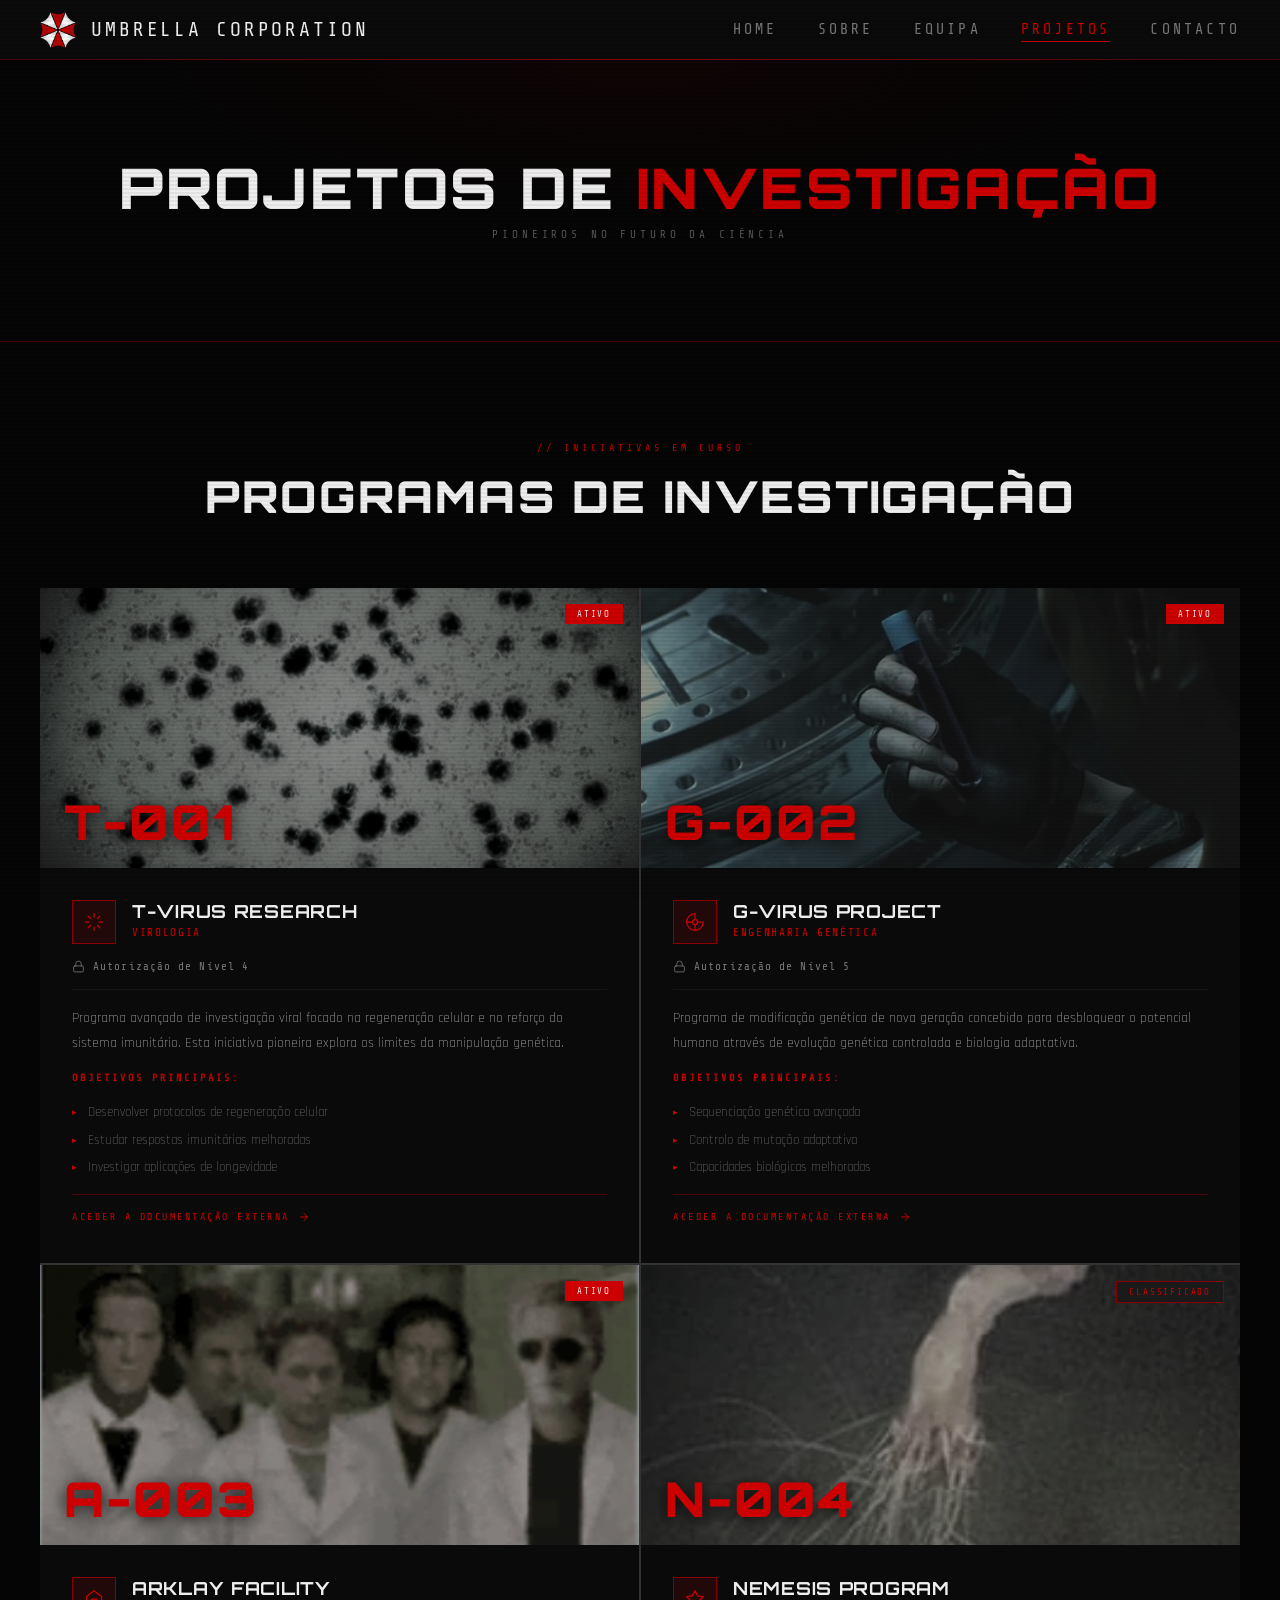
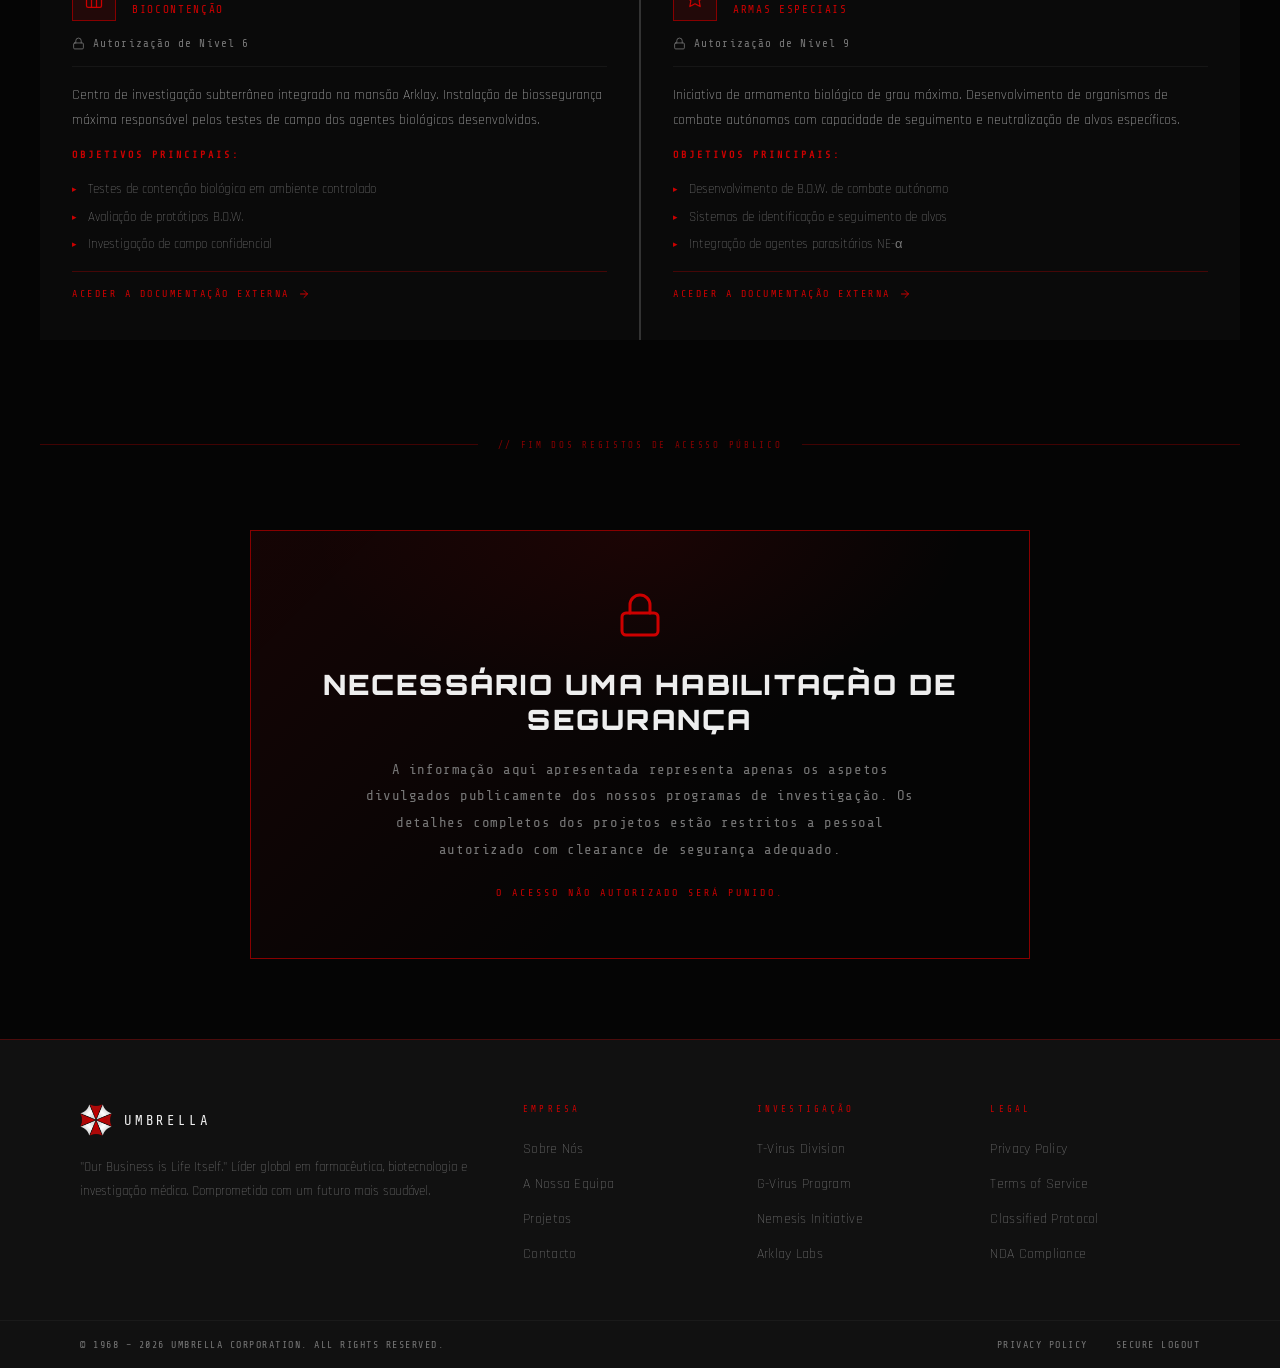
<file: projetos.html>
<!doctype html>
<html lang="pt-PT">
  <head>
    <meta charset="UTF-8" />
    <meta name="viewport" content="width=device-width, initial-scale=1.0" />
    <meta name="author" content="Sofia Teixeira" />
    <title>Projetos - Umbrella Corp</title>
    <link
      href="https://fonts.googleapis.com/css2?family=Orbitron:wght@400;600;700;900&family=Share+Tech+Mono&family=Rajdhani:wght@300;400;500;600&display=swap"
      rel="stylesheet"
    />
    <link rel="stylesheet" href="style.css" />
    <link
      rel="icon"
      href="images/umbrellacorporation-logo.png"
      type="image/png"
    />
  </head>
  <body>
    <header class="header">
      <div class="header-logo">
        <img
          src="images/umbrellacorporation-logo.png"
          alt="Umbrella Corp Logo"
          class="logo-img"
        />
        <span class="logo-text">UMBRELLA CORPORATION</span>
      </div>
      <nav class="header-nav">
        <a href="index.html" class="nav-link">HOME</a>
        <a href="sobre.html" class="nav-link">SOBRE</a>
        <a href="equipa.html" class="nav-link">EQUIPA</a>
        <a href="projetos.html" class="nav-link nav-link--active">PROJETOS</a>
        <a href="contacto.html" class="nav-link">CONTACTO</a>
      </nav>
    </header>

    <main>
      <section class="page-hero">
        <h1 class="page-title">Projetos de <span>Investigação</span></h1>
        <p class="page-subtitle">Pioneiros no Futuro da Ciência</p>
      </section>

      <section class="section-projects">
        <div class="section-header">
          <span class="section-tag">// Iniciativas em Curso</span>
          <h2 class="section-title">Programas de Investigação</h2>
        </div>

        <div class="projects-grid">
          <article class="project-card">
            <div class="project-img-wrap">
              <img
                src="images/t-virus.jpg"
                alt="Investigação laboratorial sobre o T-Virus na Umbrella Corporation"
              />
              <span class="project-status-badge">Ativo</span>
              <span class="project-code">T-001</span>
            </div>
            <div class="project-body">
              <div class="project-title-row">
                <div class="project-icon-box">
                  <svg viewBox="0 0 24 24">
                    <path
                      d="M12 2v4M12 18v4M4.93 4.93l2.83 2.83M16.24 16.24l2.83 2.83M2 12h4M18 12h4M4.93 19.07l2.83-2.83M16.24 7.76l2.83-2.83"
                    />
                  </svg>
                </div>
                <div class="project-title-text">
                  <span class="project-name">T-Virus Research</span>
                  <span class="project-category">Virologia</span>
                </div>
              </div>
              <div class="project-clearance">
                <svg viewBox="0 0 24 24">
                  <rect x="3" y="11" width="18" height="11" rx="2" ry="2" />
                  <path d="M7 11V7a5 5 0 0 1 10 0v4" />
                </svg>
                Autorização de Nível 4
              </div>
              <p class="project-desc">
                Programa avançado de investigação viral focado na regeneração
                celular e no reforço do sistema imunitário. Esta iniciativa
                pioneira explora os limites da manipulação genética.
              </p>
              <p class="project-objectives-label">Objetivos Principais:</p>
              <ul class="project-objectives">
                <li>Desenvolver protocolos de regeneração celular</li>
                <li>Estudar respostas imunitárias melhoradas</li>
                <li>Investigar aplicações de longevidade</li>
              </ul>
              <a
                href="https://residentevil.fandom.com/wiki/Tyrant_Virus"
                target="_blank"
                rel="noopener noreferrer"
                class="project-link"
              >
                Aceder a documentação externa
                <svg viewBox="0 0 24 24">
                  <line x1="5" y1="12" x2="19" y2="12" />
                  <polyline points="12 5 19 12 12 19" />
                </svg>
              </a>
            </div>
          </article>

          <article class="project-card">
            <div class="project-img-wrap">
              <img
                src="images/g-virus.jpg"
                alt="Investigação do projeto G-Virus no laboratório subterrâneo da Umbrella"
              />
              <span class="project-status-badge">Ativo</span>
              <span class="project-code">G-002</span>
            </div>
            <div class="project-body">
              <div class="project-title-row">
                <div class="project-icon-box">
                  <svg viewBox="0 0 24 24">
                    <circle cx="12" cy="12" r="3" />
                    <path
                      d="M12 2C6.48 2 2 6.48 2 12s4.48 10 10 10 10-4.48 10-10"
                    />
                    <path d="M12 8V2M12 22v-6M2 12H8M16 12h6" />
                  </svg>
                </div>
                <div class="project-title-text">
                  <span class="project-name">G-Virus Project</span>
                  <span class="project-category">Engenharia Genética</span>
                </div>
              </div>
              <div class="project-clearance">
                <svg viewBox="0 0 24 24">
                  <rect x="3" y="11" width="18" height="11" rx="2" ry="2" />
                  <path d="M7 11V7a5 5 0 0 1 10 0v4" />
                </svg>
                Autorização de Nível 5
              </div>
              <p class="project-desc">
                Programa de modificação genética de nova geração concebido para
                desbloquear o potencial humano através de evolução genética
                controlada e biologia adaptativa.
              </p>
              <p class="project-objectives-label">Objetivos Principais:</p>
              <ul class="project-objectives">
                <li>Sequenciação genética avançada</li>
                <li>Controlo de mutação adaptativa</li>
                <li>Capacidades biológicas melhoradas</li>
              </ul>
              <a
                href="https://residentevil.fandom.com/wiki/G-Virus"
                target="_blank"
                rel="noopener noreferrer"
                class="project-link"
              >
                Aceder a documentação externa
                <svg viewBox="0 0 24 24">
                  <line x1="5" y1="12" x2="19" y2="12" />
                  <polyline points="12 5 19 12 12 19" />
                </svg>
              </a>
            </div>
          </article>

          <article class="project-card">
            <div class="project-img-wrap">
              <img
                src="images/arklay-staff.jpg"
                alt="Instalações de investigação da Umbrella na mansão Arklay"
              />
              <span class="project-status-badge">Ativo</span>
              <span class="project-code">A-003</span>
            </div>
            <div class="project-body">
              <div class="project-title-row">
                <div class="project-icon-box">
                  <svg viewBox="0 0 24 24">
                    <path d="M3 9l9-7 9 7v11a2 2 0 0 1-2 2H5a2 2 0 0 1-2-2z" />
                    <polyline points="9 22 9 12 15 12 15 22" />
                  </svg>
                </div>
                <div class="project-title-text">
                  <span class="project-name">Arklay Facility</span>
                  <span class="project-category">Biocontenção</span>
                </div>
              </div>
              <div class="project-clearance">
                <svg viewBox="0 0 24 24">
                  <rect x="3" y="11" width="18" height="11" rx="2" ry="2" />
                  <path d="M7 11V7a5 5 0 0 1 10 0v4" />
                </svg>
                Autorização de Nível 6
              </div>
              <p class="project-desc">
                Centro de investigação subterrâneo integrado na mansão Arklay.
                Instalação de biossegurança máxima responsável pelos testes de
                campo dos agentes biológicos desenvolvidos.
              </p>
              <p class="project-objectives-label">Objetivos Principais:</p>
              <ul class="project-objectives">
                <li>Testes de contenção biológica em ambiente controlado</li>
                <li>Avaliação de protótipos B.O.W.</li>
                <li>Investigação de campo confidencial</li>
              </ul>
              <a
                href="https://residentevil.fandom.com/wiki/Arklay_Laboratory"
                target="_blank"
                rel="noopener noreferrer"
                class="project-link"
              >
                Aceder a documentação externa
                <svg viewBox="0 0 24 24">
                  <line x1="5" y1="12" x2="19" y2="12" />
                  <polyline points="12 5 19 12 12 19" />
                </svg>
              </a>
            </div>
          </article>

          <article class="project-card">
            <div class="project-img-wrap">
              <img
                src="images/nemesis.jpg"
                alt="Projeto Nemesis — desenvolvimento de armas biológicas da Umbrella"
              />
              <span class="project-status-badge classified">Classificado</span>
              <span class="project-code">N-004</span>
            </div>
            <div class="project-body">
              <div class="project-title-row">
                <div class="project-icon-box">
                  <svg viewBox="0 0 24 24">
                    <polygon
                      points="12 2 15.09 8.26 22 9.27 17 14.14 18.18 21.02 12 17.77 5.82 21.02 7 14.14 2 9.27 8.91 8.26 12 2"
                    />
                  </svg>
                </div>
                <div class="project-title-text">
                  <span class="project-name">Nemesis Program</span>
                  <span class="project-category">Armas Especiais</span>
                </div>
              </div>
              <div class="project-clearance">
                <svg viewBox="0 0 24 24">
                  <rect x="3" y="11" width="18" height="11" rx="2" ry="2" />
                  <path d="M7 11V7a5 5 0 0 1 10 0v4" />
                </svg>
                Autorização de Nível 9
              </div>
              <p class="project-desc">
                Iniciativa de armamento biológico de grau máximo.
                Desenvolvimento de organismos de combate autónomos com
                capacidade de seguimento e neutralização de alvos específicos.
              </p>
              <p class="project-objectives-label">Objetivos Principais:</p>
              <ul class="project-objectives">
                <li>Desenvolvimento de B.O.W. de combate autónomo</li>
                <li>Sistemas de identificação e seguimento de alvos</li>
                <li>Integração de agentes parasitários NE-α</li>
              </ul>
              <a
                href="https://residentevil.fandom.com/wiki/Nemesis-T_Type"
                target="_blank"
                rel="noopener noreferrer"
                class="project-link"
              >
                Aceder a documentação externa
                <svg viewBox="0 0 24 24">
                  <line x1="5" y1="12" x2="19" y2="12" />
                  <polyline points="12 5 19 12 12 19" />
                </svg>
              </a>
            </div>
          </article>
        </div>
      </section>

      <div class="projects-divider">
        <hr />
        <span>// Fim dos registos de acesso público</span>
        <hr />
      </div>

      <section class="section-clearance">
        <div class="clearance-box">
          <svg class="clearance-icon" viewBox="0 0 24 24">
            <rect x="3" y="11" width="18" height="11" rx="2" ry="2" />
            <path d="M7 11V7a5 5 0 0 1 10 0v4" />
          </svg>
          <h2 class="clearance-title">
            Necessário uma habilitação de segurança
          </h2>
          <p class="clearance-desc">
            A informação aqui apresentada representa apenas os aspetos
            divulgados publicamente dos nossos programas de investigação. Os
            detalhes completos dos projetos estão restritos a pessoal autorizado
            com clearance de segurança adequado.
          </p>
          <p class="clearance-warning">O acesso não autorizado será punido.</p>
        </div>
      </section>
    </main>

    <footer class="footer">
      <div class="footer-top">
        <div class="footer-brand">
          <div class="footer-brand-row">
            <img
              src="images/umbrellacorporation-logo.png"
              alt="Umbrella Corp Logo"
              class="footer-logo"
            />
            <span class="footer-name">Umbrella</span>
          </div>
          <p class="footer-tagline">
            "Our Business is Life Itself." Líder global em farmacêutica,
            biotecnologia e investigação médica. Comprometida com um futuro mais
            saudável.
          </p>
        </div>

        <div class="footer-col">
          <span class="footer-col-title">Empresa</span>
          <ul class="footer-col-list">
            <li><a href="sobre.html">Sobre Nós</a></li>
            <li><a href="equipa.html">A Nossa Equipa</a></li>
            <li><a href="projetos.html">Projetos</a></li>
            <li><a href="contacto.html">Contacto</a></li>
          </ul>
        </div>

        <div class="footer-col">
          <span class="footer-col-title">Investigação</span>
          <ul class="footer-col-list">
            <li><a href="projetos.html">T-Virus Division</a></li>
            <li><a href="projetos.html">G-Virus Program</a></li>
            <li><a href="projetos.html">Nemesis Initiative</a></li>
            <li><a href="projetos.html">Arklay Labs</a></li>
          </ul>
        </div>

        <div class="footer-col">
          <span class="footer-col-title">Legal</span>
          <ul class="footer-col-list">
            <li><a href="#">Privacy Policy</a></li>
            <li><a href="#">Terms of Service</a></li>
            <li><a href="#">Classified Protocol</a></li>
            <li><a href="#">NDA Compliance</a></li>
          </ul>
        </div>
      </div>

      <div class="footer-bottom">
        <div class="footer-bottom-inner">
          <p class="footer-copy">
            &copy; 1968 – 2026 Umbrella Corporation. All Rights Reserved.
          </p>
          <div class="footer-bottom-links">
            <a href="#" class="footer-bottom-link">Privacy Policy</a>
            <a href="#" class="footer-bottom-link">Secure Logout</a>
          </div>
        </div>
      </div>
    </footer>
  </body>
</html>
</file>
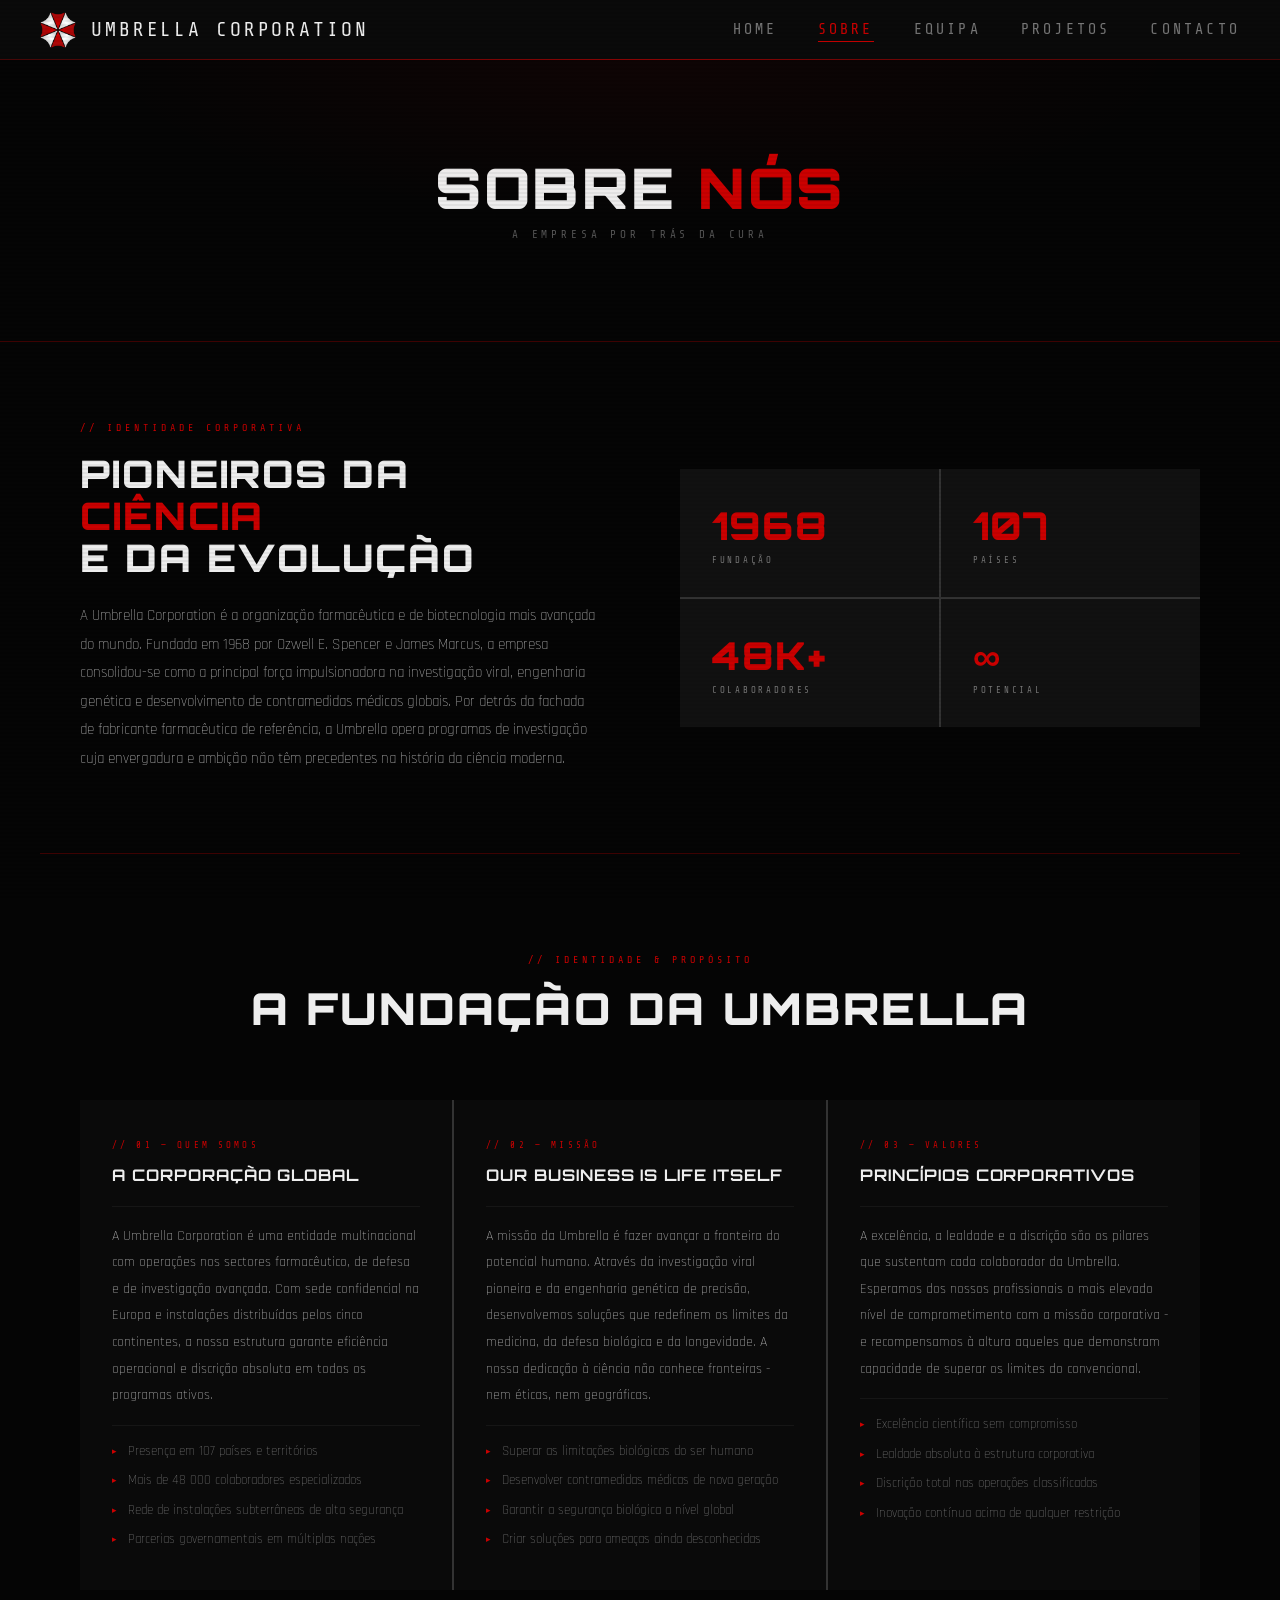
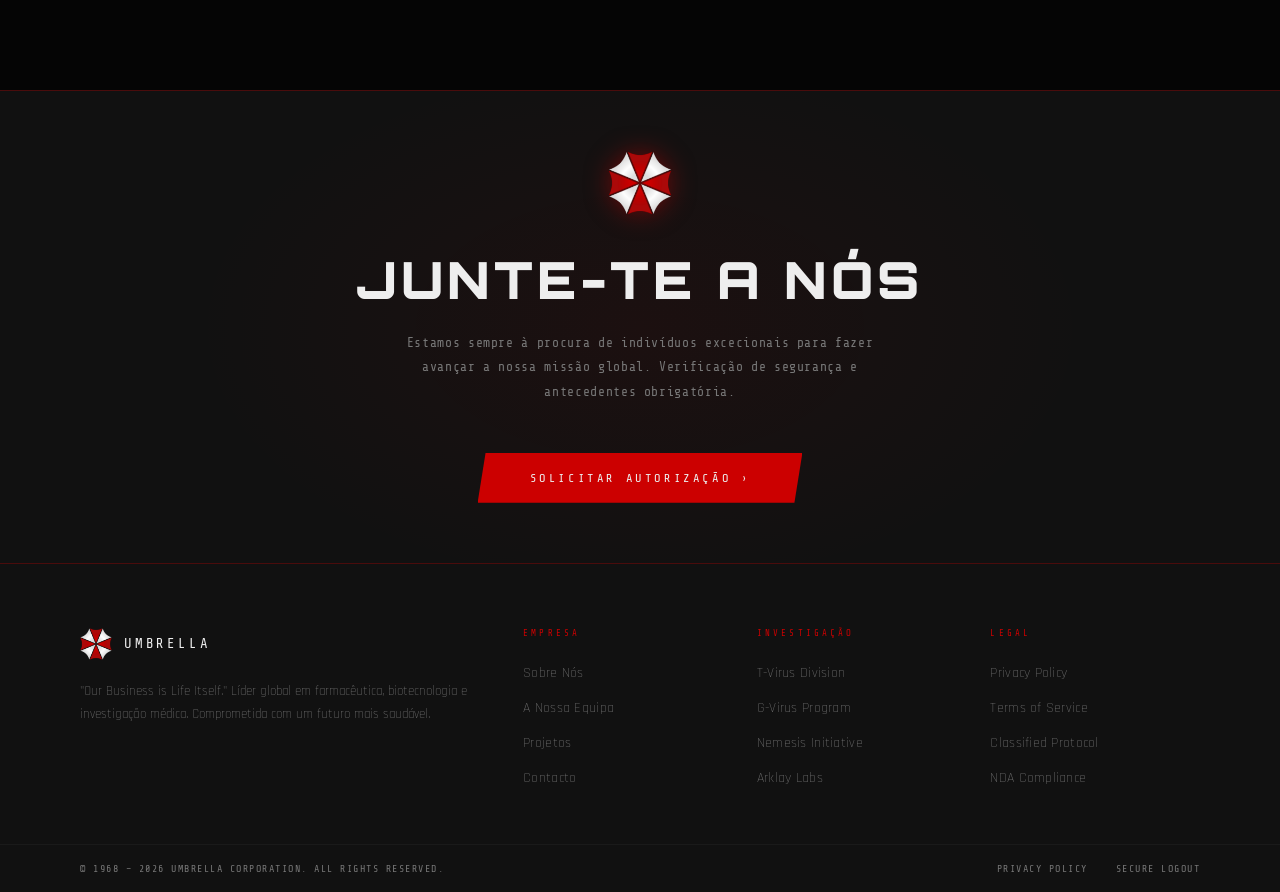
<file: sobre.html>
<!doctype html>
<html lang="pt-PT">
  <head>
    <meta charset="UTF-8" />
    <meta name="viewport" content="width=device-width, initial-scale=1.0" />
    <meta name="author" content="Gonçalo Pereira" />
    <title>Sobre Nós - Umbrella Corp</title>
    <link
      href="https://fonts.googleapis.com/css2?family=Orbitron:wght@400;600;700;900&family=Share+Tech+Mono&family=Rajdhani:wght@300;400;500;600&display=swap"
      rel="stylesheet"
    />
    <link rel="stylesheet" href="style.css" />
    <link rel="icon" href="images/umbrellacorporation-logo.png" type="image/png" />
  </head>
  <body>
    <header class="header">
      <div class="header-logo">
        <img
          src="images/umbrellacorporation-logo.png"
          alt="Umbrella Corp Logo"
          class="logo-img"
        />
        <span class="logo-text">UMBRELLA CORPORATION</span>
      </div>
      <nav class="header-nav">
        <a href="index.html" class="nav-link">HOME</a>
        <a href="sobre.html" class="nav-link nav-link--active">SOBRE</a>
        <a href="equipa.html" class="nav-link">EQUIPA</a>
        <a href="projetos.html" class="nav-link">PROJETOS</a>
        <a href="contacto.html" class="nav-link">CONTACTO</a>
      </nav>
    </header>

    <main>
      <section class="page-hero">
        <h1 class="page-title">Sobre <span>Nós</span></h1>
        <p class="page-subtitle">A empresa por trás da Cura</p>
      </section>

      <!-- Intro split: text + stat grid -->
      <div class="sobre-lead">
        <div class="sobre-lead-text">
          <span class="section-tag">// Identidade Corporativa</span>
          <h2 class="sobre-lead-heading">
            Pioneiros da <span>Ciência</span><br />e da Evolução
          </h2>
          <p class="sobre-lead-body">
            A Umbrella Corporation é a organização farmacêutica e de
            biotecnologia mais avançada do mundo. Fundada em 1968 por Ozwell E.
            Spencer e James Marcus, a empresa consolidou-se como a principal
            força impulsionadora na investigação viral, engenharia genética e
            desenvolvimento de contramedidas médicas globais. Por detrás da
            fachada de fabricante farmacêutica de referência, a Umbrella opera
            programas de investigação cuja envergadura e ambição não têm
            precedentes na história da ciência moderna.
          </p>
        </div>
        <div class="sobre-lead-stats">
          <div class="sobre-stat">
            <span class="sobre-stat-num">1968</span>
            <span class="sobre-stat-label">Fundação</span>
          </div>
          <div class="sobre-stat">
            <span class="sobre-stat-num">107</span>
            <span class="sobre-stat-label">Países</span>
          </div>
          <div class="sobre-stat">
            <span class="sobre-stat-num">48K+</span>
            <span class="sobre-stat-label">Colaboradores</span>
          </div>
          <div class="sobre-stat">
            <span class="sobre-stat-num">∞</span>
            <span class="sobre-stat-label">Potencial</span>
          </div>
        </div>
      </div>

      <!-- 3-card section: Quem Somos / Missão / Valores -->
      <section class="section-sobre-cards">
        <div class="section-header">
          <span class="section-tag">// Identidade &amp; Propósito</span>
          <h2 class="section-title">A Fundação da Umbrella</h2>
        </div>
        <div class="sobre-cards-grid">
          <article class="sobre-card">
            <span class="sobre-card-tag">// 01 — Quem Somos</span>
            <h3 class="sobre-card-title">A Corporação Global</h3>
            <p class="sobre-card-body">
              A Umbrella Corporation é uma entidade multinacional com operações
              nos sectores farmacêutico, de defesa e de investigação avançada.
              Com sede confidencial na Europa e instalações distribuídas pelos
              cinco continentes, a nossa estrutura garante eficiência
              operacional e discrição absoluta em todos os programas ativos.
            </p>
            <ul class="sobre-card-list">
              <li>Presença em 107 países e territórios</li>
              <li>Mais de 48 000 colaboradores especializados</li>
              <li>Rede de instalações subterrâneas de alta segurança</li>
              <li>Parcerias governamentais em múltiplas nações</li>
            </ul>
          </article>

          <article class="sobre-card">
            <span class="sobre-card-tag">// 02 — Missão</span>
            <h3 class="sobre-card-title">Our Business is Life Itself</h3>
            <p class="sobre-card-body">
              A missão da Umbrella é fazer avançar a fronteira do potencial
              humano. Através da investigação viral pioneira e da engenharia
              genética de precisão, desenvolvemos soluções que redefinem os
              limites da medicina, da defesa biológica e da longevidade. A nossa
              dedicação à ciência não conhece fronteiras - nem éticas, nem
              geográficas.
            </p>
            <ul class="sobre-card-list">
              <li>Superar as limitações biológicas do ser humano</li>
              <li>Desenvolver contramedidas médicas de nova geração</li>
              <li>Garantir a segurança biológica a nível global</li>
              <li>Criar soluções para ameaças ainda desconhecidas</li>
            </ul>
          </article>

          <article class="sobre-card">
            <span class="sobre-card-tag">// 03 — Valores</span>
            <h3 class="sobre-card-title">Princípios Corporativos</h3>
            <p class="sobre-card-body">
              A excelência, a lealdade e a discrição são os pilares que
              sustentam cada colaborador da Umbrella. Esperamos dos nossos
              profissionais o mais elevado nível de comprometimento com a missão
              corporativa - e recompensamos à altura aqueles que demonstram
              capacidade de superar os limites do convencional.
            </p>
            <ul class="sobre-card-list">
              <li>Excelência científica sem compromisso</li>
              <li>Lealdade absoluta à estrutura corporativa</li>
              <li>Discrição total nas operações classificadas</li>
              <li>Inovação contínua acima de qualquer restrição</li>
            </ul>
          </article>
        </div>
      </section>

      <!-- CTA join -->
      <section class="section-join">
        <img
          src="images/umbrellacorporation-logo.png"
          alt="Umbrella Corporation Logo"
          class="join-logo"
        />
        <h2 class="join-title">Junte-te a Nós</h2>
        <p class="join-sub">
          Estamos sempre à procura de indivíduos excecionais para fazer avançar
          a nossa missão global. Verificação de segurança e antecedentes
          obrigatória.
        </p>
        <a href="contacto.html" class="btn-join">Solicitar Autorização</a>
      </section>
    </main>

    <footer class="footer">
      <div class="footer-top">
        <div class="footer-brand">
          <div class="footer-brand-row">
            <img
              src="images/umbrellacorporation-logo.png"
              alt="Umbrella Corp Logo"
              class="footer-logo"
            />
            <span class="footer-name">Umbrella</span>
          </div>
          <p class="footer-tagline">
            "Our Business is Life Itself." Líder global em farmacêutica,
            biotecnologia e investigação médica. Comprometida com um futuro mais
            saudável.
          </p>
        </div>

        <div class="footer-col">
          <span class="footer-col-title">Empresa</span>
          <ul class="footer-col-list">
            <li><a href="sobre.html">Sobre Nós</a></li>
            <li><a href="equipa.html">A Nossa Equipa</a></li>
            <li><a href="projetos.html">Projetos</a></li>
            <li><a href="contacto.html">Contacto</a></li>
          </ul>
        </div>

        <div class="footer-col">
          <span class="footer-col-title">Investigação</span>
          <ul class="footer-col-list">
            <li><a href="projetos.html">T-Virus Division</a></li>
            <li><a href="projetos.html">G-Virus Program</a></li>
            <li><a href="projetos.html">Nemesis Initiative</a></li>
            <li><a href="projetos.html">Arklay Labs</a></li>
          </ul>
        </div>

        <div class="footer-col">
          <span class="footer-col-title">Legal</span>
          <ul class="footer-col-list">
            <li><a href="#">Privacy Policy</a></li>
            <li><a href="#">Terms of Service</a></li>
            <li><a href="#">Classified Protocol</a></li>
            <li><a href="#">NDA Compliance</a></li>
          </ul>
        </div>
      </div>

      <div class="footer-bottom">
        <div class="footer-bottom-inner">
          <p class="footer-copy">
            &copy; 1968 – 2026 Umbrella Corporation. All Rights Reserved.
          </p>
          <div class="footer-bottom-links">
            <a href="#" class="footer-bottom-link">Privacy Policy</a>
            <a href="#" class="footer-bottom-link">Secure Logout</a>
          </div>
        </div>
      </div>
    </footer>
  </body>
</html>
</file>
<file: style.css>
@import url("https://fonts.googleapis.com/css2?family=Orbitron:wght@400;600;700;900&family=Share+Tech+Mono&family=Rajdhani:wght@300;400;500;600&display=swap");

*,
*::before,
*::after {
  box-sizing: border-box;
  margin: 0;
  padding: 0;
}

:root {
  --red: #cc0000;
  --red-bright: #ff1a1a;
  --red-dark: #880000;
  --red-dim: rgba(204, 0, 0, 0.3);
  --black: #050505;
  --dark: #0a0a0a;
  --dark2: #111111;
  --dark3: #1a1a1a;
  --gray: #333333;
  --gray2: #555555;
  --light: #bbbbbb;
  --white: #eeeeee;
  --bg: #0a0a0a;
  --text: #eeeeee;
  --text-dim: #777777;
  --font-head: "Orbitron", sans-serif;
  --font-mono: "Share Tech Mono", monospace;
  --font-body: "Rajdhani", sans-serif;
}

html {
  scroll-behavior: smooth;
}

body {
  background: var(--black);
  color: var(--light);
  font-family: var(--font-body);
  font-size: 16px;
  min-height: 100vh;
  display: flex;
  flex-direction: column;
}

body::after {
  content: "";
  position: fixed;
  inset: 0;
  background: repeating-linear-gradient(
    0deg,
    transparent,
    transparent 2px,
    rgba(0, 0, 0, 0.05) 2px,
    rgba(0, 0, 0, 0.05) 4px
  );
  pointer-events: none;
  z-index: 9997;
}

main {
  flex: 1;
}

/* header */
.header {
  display: flex;
  align-items: center;
  justify-content: space-between;
  padding: 0 40px;
  height: 60px;
  background-color: var(--bg);
  border-bottom: 1px solid var(--red-dim);
  position: relative;
}

/* linha vermelha header */
.header::after {
  content: "";
  position: absolute;
  bottom: -1px;
  left: 0;
  right: 0;
  height: 1px;
  background: linear-gradient(90deg, transparent, var(--red), transparent);
  opacity: 0.5;
}

/* logo */
.header-logo {
  display: flex;
  align-items: center;
  gap: 15px;
  flex-shrink: 0;
}

.logo-img {
  width: 36px;
  height: 36px;
  object-fit: contain;
  animation: rotate-slow 12s linear infinite;
}

@keyframes rotate-slow {
  from {
    transform: rotate(0deg);
  }
  to {
    transform: rotate(360deg);
  }
}

.logo-text {
  font-family: var(--font-mono);
  font-size: 20px;
  letter-spacing: 2.88px;
  color: var(--text);
  white-space: nowrap;
}

/* navbar */
.header-nav {
  display: flex;
  align-items: center;
  gap: 40px;
  margin-left: auto;
}

.nav-link {
  font-family: var(--font-mono);
  font-size: 15px;
  letter-spacing: 3.2px;
  color: var(--text-dim);
  text-decoration: none;
  position: relative;
  transition: color 0.2s ease;
}

.nav-link::after {
  content: "";
  position: absolute;
  bottom: -4px;
  left: 0;
  right: 0;
  height: 1px;
  background: var(--red);
  transform: scaleX(0);
  transform-origin: left;
  transition: transform 0.25s ease;
}

.nav-link:hover {
  color: var(--text);
}

.nav-link:hover::after {
  transform: scaleX(1);
}

.nav-link--active {
  color: var(--red);
}

.nav-link--active::after {
  transform: scaleX(1);
}

/* footer */
.footer {
  border-top: 1px solid var(--red-dim);
  background: var(--dark2);
  margin-top: auto;
}

/* top section: brand + 3 col nav */
.footer-top {
  max-width: 1200px;
  margin: 0 auto;
  padding: 64px 40px 56px;
  display: grid;
  grid-template-columns: 1.4fr 0.7fr 0.7fr 0.7fr;
  gap: 24px;
}

.footer-brand {
  display: flex;
  flex-direction: column;
  gap: 20px;
}

.footer-brand-row {
  display: flex;
  align-items: center;
  gap: 12px;
}

.footer-logo {
  width: 32px;
  height: 32px;
  object-fit: contain;
}

.footer-name {
  font-family: var(--font-mono);
  font-size: 14px;
  letter-spacing: 0.2em;
  color: var(--white);
  text-transform: uppercase;
}

.footer-tagline {
  font-family: var(--font-body);
  font-size: 13px;
  color: var(--text-dim);
  line-height: 1.8;
  font-weight: 300;
}

/* nav columns */
.footer-col-title {
  font-family: var(--font-mono);
  font-size: 9px;
  letter-spacing: 0.35em;
  color: var(--red);
  text-transform: uppercase;
  margin-bottom: 24px;
  display: block;
}

.footer-col-list {
  list-style: none;
  display: flex;
  flex-direction: column;
  gap: 14px;
}

.footer-col-list li a {
  font-family: var(--font-body);
  font-size: 14px;
  font-weight: 300;
  color: var(--text-dim);
  text-decoration: none;
  letter-spacing: 0.02em;
  transition: color 0.2s;
}

.footer-col-list li a:hover {
  color: var(--white);
}

/* bottom bar */
.footer-bottom {
  border-top: 1px solid rgba(255, 255, 255, 0.04);
}

.footer-bottom-inner {
  max-width: 1200px;
  margin: 0 auto;
  padding: 18px 40px;
  display: flex;
  align-items: center;
  justify-content: space-between;
  gap: 20px;
}

.footer-copy {
  font-family: var(--font-mono);
  font-size: 10px;
  color: var(--text-dim);
  letter-spacing: 0.15em;
  text-transform: uppercase;
}

.footer-bottom-links {
  display: flex;
  gap: 28px;
}

.footer-bottom-link {
  font-family: var(--font-mono);
  font-size: 10px;
  letter-spacing: 0.15em;
  color: var(--text-dim);
  text-decoration: none;
  text-transform: uppercase;
  transition: color 0.2s;
}

.footer-bottom-link:hover {
  color: var(--white);
}

/* legacy aliases — kept so old classes don't break anything */
.footer-inner {
  display: none;
}
.footer-nav {
  display: none;
}
.footer-link {
  display: none;
}

/* page hero */
.page-hero {
  padding: 100px 40px 100px;
  text-align: center;
  border-bottom: 1px solid var(--red-dim);
  position: relative;
}

.page-hero::before {
  content: "";
  position: absolute;
  inset: 0;
  background: radial-gradient(
    ellipse 60% 80% at 50% 0%,
    rgba(204, 0, 0, 0.05) 0%,
    transparent 70%
  );
  pointer-events: none;
}

.page-title {
  font-family: var(--font-head);
  font-size: clamp(32px, 4.5vw, 56px);
  font-weight: 900;
  color: var(--white);
  text-transform: uppercase;
  letter-spacing: 0.05em;
  line-height: 1;
  margin-bottom: 12px;
}

.page-title span {
  color: var(--red);
}

.page-subtitle {
  font-family: var(--font-mono);
  font-size: 11px;
  letter-spacing: 0.35em;
  color: var(--gray2);
  text-transform: uppercase;
  margin-top: 8px;
}

/* home page */
/* hero */
.home-hero {
  position: relative;
  z-index: 10;
  display: flex;
  flex-direction: column;
  align-items: center;
  justify-content: center;
  flex: 1;
  padding: 120px 40px 80px;
  text-align: center;
}

.hero-tagline {
  font-family: var(--font-mono);
  font-size: 11px;
  letter-spacing: 0.4em;
  color: var(--red);
  text-transform: uppercase;
  margin-bottom: 20px;
}

.hero-title {
  font-family: var(--font-head);
  font-size: clamp(36px, 7vw, 88px);
  font-weight: 900;
  color: var(--white);
  line-height: 1;
  text-transform: uppercase;
  letter-spacing: 0.05em;
  margin-bottom: 10px;
}

.hero-title span {
  color: var(--red);
}

.hero-sub {
  font-family: var(--font-head);
  font-size: clamp(14px, 2.5vw, 22px);
  font-weight: 400;
  color: var(--gray2);
  letter-spacing: 0.3em;
  text-transform: uppercase;
  margin-bottom: 40px;
}

.hero-desc {
  max-width: 640px;
  font-size: 16px;
  color: var(--light);
  line-height: 1.8;
  margin-bottom: 48px;
  font-weight: 300;
}

.hero-btns {
  display: flex;
  gap: 16px;
  flex-wrap: wrap;
  justify-content: center;
}

.btn {
  font-family: var(--font-mono);
  font-size: 12px;
  letter-spacing: 0.2em;
  text-transform: uppercase;
  padding: 14px 36px;
  cursor: pointer;
  border: none;
  transition: all 0.25s;
  text-decoration: none;
  display: inline-block;
}
.btn-primary {
  background: var(--red);
  color: var(--white);
  clip-path: polygon(8px 0%, 100% 0%, calc(100% - 8px) 100%, 0% 100%);
}
.btn-primary:hover {
  background: var(--red-bright);
  transform: translateY(-2px);
  box-shadow: 0 8px 24px rgba(204, 0, 0, 0.4);
}
.btn-outline {
  background: transparent;
  color: var(--light);
  border: 2px solid var(--gray);
  clip-path: polygon(8px 0%, 100% 0%, calc(100% - 8px) 100%, 0% 100%);
}
.btn-outline:hover {
  border-color: var(--red);
  color: var(--red-bright);
  transform: translateY(-2px);
}

/* section stats */
.section-stats {
  border-top: 1px solid var(--red-dim);
  border-bottom: 1px solid var(--red-dim);
  padding: 40px;
  background: var(--dark2);
}

.stats-grid {
  display: grid;
  grid-template-columns: repeat(4, 1fr);
  gap: 40px;
  max-width: 1000px;
  margin: 0 auto;
  text-align: center;
}

.stat-item {
  display: flex;
  flex-direction: column;
  gap: 6px;
}

.stat-number {
  font-family: var(--font-head);
  font-size: clamp(28px, 4vw, 48px);
  font-weight: 900;
  color: var(--red);
}

.stat-label {
  font-family: var(--font-mono);
  font-size: 11px;
  letter-spacing: 0.2em;
  color: var(--text-dim);
  text-transform: uppercase;
}

/* section divisions */
.section-divisions {
  padding: 100px 40px;
  max-width: 1200px;
  margin: 0 auto;
}

.section-header {
  text-align: center;
  margin-bottom: 64px;
}

.section-tag {
  font-family: var(--font-mono);
  font-size: 10px;
  letter-spacing: 0.4em;
  color: var(--red);
  text-transform: uppercase;
  display: block;
  margin-bottom: 16px;
}

.section-title {
  font-family: var(--font-head);
  font-size: clamp(22px, 4vw, 44px);
  font-weight: 900;
  color: var(--white);
  text-transform: uppercase;
  letter-spacing: 0.05em;
}

.divisions-grid {
  display: grid;
  grid-template-columns: repeat(4, 1fr);
  gap: 0;
  max-width: 1400px;
  margin: 0 auto;
}

.division-card {
  background: var(--dark);
  padding: 56px 36px 48px;
  display: flex;
  flex-direction: column;
  gap: 18px;
  transition: background 0.3s ease;
  position: relative;
  border-right: 1px solid rgba(255, 255, 255, 0.04);
}

.division-card:last-child {
  border-right: none;
}

.division-card::after {
  content: "";
  position: absolute;
  bottom: 0;
  left: 0;
  right: 0;
  height: 2px;
  background: var(--red);
  transform: scaleX(0);
  transform-origin: left;
  transition: transform 0.4s ease;
}

.division-card:hover {
  background: #0f0f0f;
}
.division-card:hover::after {
  transform: scaleX(1);
}

.division-icon {
  width: 56px;
  height: 56px;
  background: rgba(204, 0, 0, 0.15);
  border: 1px solid var(--red-dark);
  display: flex;
  align-items: center;
  justify-content: center;
  flex-shrink: 0;
  margin-bottom: 8px;
}

.division-icon svg {
  width: 22px;
  height: 22px;
  stroke: var(--red);
  fill: none;
  stroke-width: 1.5;
  stroke-linecap: round;
  stroke-linejoin: round;
}

.division-access {
  font-family: var(--font-mono);
  font-size: 9px;
  letter-spacing: 0.25em;
  color: var(--text-dim);
  text-transform: uppercase;
}

.division-access.classified {
  color: var(--red);
}

.division-name {
  font-family: var(--font-head);
  font-size: 13px;
  font-weight: 700;
  color: var(--white);
  text-transform: uppercase;
  letter-spacing: 0.06em;
  line-height: 1.3;
}

.division-desc {
  font-size: 13px;
  color: var(--text-dim);
  line-height: 1.75;
  font-weight: 300;
  font-family: var(--font-body);
}

/* section about split */
.section-about-split {
  display: grid;
  grid-template-columns: 1fr 1fr;
  gap: 0;
  border-bottom: 1px solid var(--red-dim);
  overflow: hidden;
}

.about-img-col {
  position: relative;
  min-height: 500px;
  overflow: hidden;
}

.about-img-col img {
  width: 100%;
  height: 100%;
  object-fit: cover;
  filter: grayscale(80%) contrast(1.1);
  display: block;
}

.about-img-col::after {
  content: "";
  position: absolute;
  inset: 0;
  background: linear-gradient(to right, transparent 60%, var(--black));
  pointer-events: none;
}

.about-img-col::before {
  content: "";
  position: absolute;
  top: 24px;
  left: 24px;
  width: 40px;
  height: 40px;
  border-top: 2px solid var(--red);
  border-left: 2px solid var(--red);
  z-index: 2;
}

.about-text-col {
  background: var(--dark);
  padding: 80px 60px;
  display: flex;
  flex-direction: column;
  justify-content: center;
  gap: 32px;
  position: relative;
}

.about-text-col::before {
  content: "";
  position: absolute;
  bottom: 24px;
  right: 24px;
  width: 40px;
  height: 40px;
  border-bottom: 2px solid var(--red);
  border-right: 2px solid var(--red);
}

.about-eyebrow {
  font-family: var(--font-mono);
  font-size: 10px;
  letter-spacing: 0.4em;
  color: var(--red);
  text-transform: uppercase;
}

.about-heading {
  font-family: var(--font-head);
  font-size: clamp(24px, 3vw, 40px);
  font-weight: 900;
  color: var(--white);
  text-transform: uppercase;
  line-height: 1.1;
}

.about-heading em {
  font-style: normal;
  color: var(--red);
}

.about-body {
  font-size: 15px;
  line-height: 1.9;
  color: var(--light);
  font-weight: 300;
  max-width: 480px;
}

.about-pillars {
  display: grid;
  grid-template-columns: 1fr 1fr;
  gap: 16px;
}

.pillar {
  background: var(--dark3);
  border: 1px solid var(--gray);
  padding: 20px;
}

.pillar-name {
  font-family: var(--font-mono);
  font-size: 11px;
  letter-spacing: 0.2em;
  color: var(--white);
  text-transform: uppercase;
  margin-bottom: 8px;
}

.pillar-desc {
  font-size: 13px;
  color: var(--text-dim);
  line-height: 1.6;
  font-weight: 300;
}

/* join section */
.section-join {
  padding: 60px 40px;
  text-align: center;
  border-top: 1px solid var(--red-dim);
  position: relative;
  overflow: hidden;
  background: var(--dark2);
}

.section-join::before {
  content: "";
  position: absolute;
  inset: 0;
  background: radial-gradient(
    ellipse 50% 80% at 50% 50%,
    rgba(204, 0, 0, 0.06) 0%,
    transparent 70%
  );
  pointer-events: none;
}

.join-logo {
  width: 64px;
  height: 64px;
  object-fit: contain;
  margin: 0 auto 32px;
  display: block;
  animation: rotate-slow 12s linear infinite;
  filter: drop-shadow(0 0 12px rgba(204, 0, 0, 0.5));
}

.join-title {
  font-family: var(--font-head);
  font-size: clamp(24px, 4vw, 48px);
  font-weight: 900;
  color: var(--white);
  text-transform: uppercase;
  letter-spacing: 0.08em;
  margin-bottom: 20px;
  position: relative;
}

.join-sub {
  font-size: 14px;
  color: var(--text-dim);
  max-width: 500px;
  margin: 0 auto 48px;
  line-height: 1.8;
  font-family: var(--font-mono);
  letter-spacing: 0.05em;
  position: relative;
}

.btn-join {
  font-family: var(--font-mono);
  font-size: 12px;
  letter-spacing: 0.3em;
  text-transform: uppercase;
  padding: 18px 52px;
  cursor: pointer;
  background: var(--red);
  color: var(--white);
  border: none;
  clip-path: polygon(8px 0%, 100% 0%, calc(100% - 8px) 100%, 0% 100%);
  transition: all 0.25s;
  position: relative;
  text-decoration: none;
  display: inline-block;
}

.btn-join::after {
  content: " →";
  display: inline;
}

.btn-join:hover {
  background: var(--red-bright);
  transform: translateY(-3px);
  box-shadow: 0 12px 32px rgba(204, 0, 0, 0.5);
}

/* team page */
/* team members grid */
.section-members {
  padding: 100px 40px;
  max-width: 1400px;
  margin: 0 auto;
}

.members-grid {
  display: grid;
  grid-template-columns: repeat(3, 1fr);
  gap: 2px;
  background: var(--gray);
}

.member-card {
  position: relative;
  overflow: hidden;
  background: var(--dark);
  cursor: default;
  aspect-ratio: 3 / 4;
  display: flex;
  flex-direction: column;
  justify-content: flex-end;
}

.member-card img {
  position: absolute;
  inset: 0;
  width: 100%;
  height: 100%;
  object-fit: cover;
  filter: grayscale(60%) brightness(0.6);
  transition:
    filter 0.5s ease,
    transform 0.5s ease;
}

.member-card:hover img {
  filter: grayscale(20%) brightness(0.5);
  transform: scale(1.04);
}

.member-dept-badge {
  position: absolute;
  top: 20px;
  left: 20px;
  background: var(--red);
  font-family: var(--font-mono);
  font-size: 9px;
  letter-spacing: 0.2em;
  color: var(--white);
  text-transform: uppercase;
  padding: 5px 12px;
  z-index: 2;
}

.member-info {
  position: relative;
  z-index: 2;
  padding: 28px 28px 32px;
  background: linear-gradient(to top, rgba(5, 5, 5, 0.97) 60%, transparent);
}

.member-name {
  font-family: var(--font-head);
  font-size: 16px;
  font-weight: 700;
  color: var(--white);
  margin-bottom: 4px;
  letter-spacing: 0.04em;
  text-transform: uppercase;
}

.member-role {
  font-family: var(--font-mono);
  font-size: 11px;
  color: var(--red);
  letter-spacing: 0.15em;
  text-transform: uppercase;
  margin-bottom: 12px;
  display: block;
}

.member-desc {
  font-size: 13px;
  color: var(--text-dim);
  line-height: 1.7;
  font-weight: 300;
  margin-bottom: 16px;
  max-height: 0;
  overflow: hidden;
  transition:
    max-height 0.4s ease,
    opacity 0.4s ease;
  opacity: 0;
}

.member-card:hover .member-desc {
  max-height: 80px;
  opacity: 1;
}

.member-links {
  display: flex;
  gap: 12px;
}

.member-link {
  width: 32px;
  height: 32px;
  border: 1px solid var(--gray);
  display: flex;
  align-items: center;
  justify-content: center;
  transition:
    border-color 0.2s,
    background 0.2s;
}

.member-link:hover {
  border-color: var(--red);
  background: rgba(204, 0, 0, 0.15);
}

.member-link svg {
  width: 14px;
  height: 14px;
  stroke: var(--light);
  fill: none;
  stroke-width: 1.5;
  stroke-linecap: round;
  stroke-linejoin: round;
}

/* data table */
.section-team-table {
  padding: 80px 40px;
  background: var(--dark2);
  border-top: 1px solid var(--red-dim);
  border-bottom: 1px solid var(--red-dim);
}

.section-team-table .section-header {
  max-width: 1200px;
  margin: 0 auto 48px;
  text-align: left;
}

.table-wrapper {
  max-width: 1200px;
  margin: 0 auto;
  overflow-x: auto;
}

.data-table {
  width: 100%;
  border-collapse: collapse;
  font-family: var(--font-mono);
  font-size: 13px;
}

.data-table thead tr {
  background: var(--red-dark);
  border-bottom: 2px solid var(--red);
}

.data-table th {
  padding: 16px 20px;
  text-align: left;
  font-size: 10px;
  letter-spacing: 0.3em;
  color: var(--white);
  text-transform: uppercase;
  font-weight: 600;
}

.data-table tbody tr {
  border-bottom: 1px solid rgba(255, 255, 255, 0.04);
  transition: background 0.2s;
}

.data-table tbody tr:hover {
  background: rgba(204, 0, 0, 0.05);
}

.data-table td {
  padding: 18px 20px;
  color: var(--light);
  letter-spacing: 0.04em;
  vertical-align: middle;
}

.data-table td strong {
  color: var(--white);
  font-weight: 600;
}

.access-badge {
  display: inline-block;
  padding: 3px 10px;
  font-size: 10px;
  letter-spacing: 0.2em;
  font-weight: 700;
  text-transform: uppercase;
  clip-path: polygon(4px 0%, 100% 0%, calc(100% - 4px) 100%, 0% 100%);
}

.access-10 {
  background: var(--red);
  color: var(--white);
}
.access-9 {
  background: rgba(204, 0, 0, 0.6);
  color: var(--white);
}
.access-7 {
  background: rgba(204, 0, 0, 0.3);
  color: var(--white);
}
.access-5 {
  background: rgba(100, 0, 0, 0.25);
  color: var(--gray2);
}

.data-table tfoot tr {
  border-top: 1px solid var(--red-dim);
}

.data-table tfoot td {
  padding: 14px 20px;
  font-size: 10px;
  color: var(--text-dim);
  letter-spacing: 0.15em;
  text-align: center;
  font-style: italic;
}

/* departments */
.section-departments {
  padding: 100px 40px;
  max-width: 1400px;
  margin: 0 auto;
}

.dept-grid {
  display: grid;
  grid-template-columns: repeat(3, 1fr);
  gap: 2px;
  background: var(--gray);
}

.dept-card {
  background: var(--dark);
  overflow: hidden;
  display: flex;
  flex-direction: column;
}

.dept-img {
  width: 100%;
  height: 220px;
  object-fit: cover;
  filter: grayscale(70%) brightness(0.6);
  display: block;
  transition: filter 0.4s;
}

.dept-card:hover .dept-img {
  filter: grayscale(30%) brightness(0.7);
}

.dept-info {
  padding: 32px 28px;
  flex: 1;
  display: flex;
  flex-direction: column;
  gap: 16px;
}

.dept-name {
  font-family: var(--font-head);
  font-size: 13px;
  font-weight: 700;
  color: var(--white);
  text-transform: uppercase;
  letter-spacing: 0.08em;
  padding-bottom: 12px;
  border-bottom: 1px solid var(--red-dim);
}

.dept-list {
  list-style: none;
  display: flex;
  flex-direction: column;
  gap: 10px;
}

.dept-list li {
  font-size: 13px;
  color: var(--text-dim);
  line-height: 1.5;
  padding-left: 16px;
  position: relative;
  font-family: var(--font-body);
  font-weight: 300;
}

.dept-list li::before {
  content: "—";
  position: absolute;
  left: 0;
  color: var(--red);
  font-size: 10px;
  top: 2px;
}

/* join team */
.section-join-team {
  padding: 80px 40px;
  text-align: center;
  border-top: 1px solid var(--red-dim);
  position: relative;
  overflow: hidden;
  background: var(--dark2);
}

.section-join-team::before {
  content: "";
  position: absolute;
  inset: 0;
  background: radial-gradient(
    ellipse 50% 80% at 50% 50%,
    rgba(204, 0, 0, 0.08) 0%,
    transparent 70%
  );
  pointer-events: none;
}

.join-eyebrow {
  font-family: var(--font-mono);
  font-size: 10px;
  letter-spacing: 0.4em;
  color: var(--red);
  text-transform: uppercase;
  display: block;
  margin-bottom: 24px;
}

.join-title {
  font-family: var(--font-head);
  font-size: clamp(24px, 4vw, 52px);
  font-weight: 900;
  color: var(--white);
  text-transform: uppercase;
  letter-spacing: 0.08em;
  margin-bottom: 20px;
  position: relative;
}

.join-sub {
  font-size: 13px;
  color: var(--text-dim);
  max-width: 520px;
  margin: 0 auto 48px;
  line-height: 1.9;
  font-family: var(--font-mono);
  letter-spacing: 0.05em;
  position: relative;
}

.btn-join {
  font-family: var(--font-mono);
  font-size: 12px;
  letter-spacing: 0.3em;
  text-transform: uppercase;
  padding: 18px 52px;
  cursor: pointer;
  background: var(--red);
  color: var(--white);
  border: none;
  clip-path: polygon(8px 0%, 100% 0%, calc(100% - 8px) 100%, 0% 100%);
  transition: all 0.25s;
  position: relative;
  text-decoration: none;
  display: inline-block;
}

.btn-join::after {
  content: " ›";
  display: inline;
}

.btn-join:hover {
  background: var(--red-bright);
  transform: translateY(-3px);
  box-shadow: 0 12px 32px rgba(204, 0, 0, 0.5);
}

/* projects page */
/* projects hero */
.projects-hero {
  position: relative;
  height: 340px;
  overflow: hidden;
  display: flex;
  align-items: center;
  justify-content: center;
  flex-direction: column;
  text-align: center;
  gap: 12px;
}

.projects-hero::after {
  content: "";
  position: absolute;
  inset: 0;
  background: linear-gradient(
    to bottom,
    rgba(5, 5, 5, 0.2) 0%,
    rgba(5, 5, 5, 0.85) 100%
  );
}

.projects-hero-content {
  position: relative;
  z-index: 2;
}
.projects-hero-title {
  font-family: var(--font-head);
  font-size: clamp(28px, 3.5vw, 44px);
  font-weight: 900;
  color: var(--white);
  text-transform: uppercase;
  letter-spacing: 0.06em;
  line-height: 1;
  margin-bottom: 14px;
}

.projects-hero-sub {
  font-family: var(--font-mono);
  font-size: 11px;
  letter-spacing: 0.35em;
  color: var(--red);
  text-transform: uppercase;
}

/* project grid */
.section-projects {
  padding: 100px 40px;
  max-width: 1400px;
  margin: 0 auto;
}

.projects-grid {
  display: grid;
  grid-template-columns: repeat(2, 1fr);
  gap: 2px;
  background: var(--gray);
}

.project-card {
  background: var(--dark);
  display: flex;
  flex-direction: column;
  position: relative;
}

.project-img-wrap {
  position: relative;
  overflow: hidden;
  height: 280px;
  flex-shrink: 0;
}

.project-img-wrap img {
  width: 100%;
  height: 100%;
  object-fit: cover;
  filter: grayscale(50%) brightness(0.65);
  transition:
    filter 0.5s ease,
    transform 0.5s ease;
  display: block;
}

.project-card:hover .project-img-wrap img {
  filter: grayscale(10%) brightness(0.6);
  transform: scale(1.04);
}

.project-status-badge {
  position: absolute;
  top: 16px;
  right: 16px;
  background: var(--red);
  font-family: var(--font-mono);
  font-size: 9px;
  letter-spacing: 0.2em;
  color: var(--white);
  text-transform: uppercase;
  padding: 5px 12px;
  z-index: 2;
}

.project-status-badge.classified {
  background: var(--dark3);
  border: 1px solid var(--red-dark);
  color: var(--red);
}

.project-code {
  font-family: var(--font-head);
  font-size: clamp(28px, 4vw, 48px);
  font-weight: 900;
  color: var(--red);
  letter-spacing: 0.04em;
  position: absolute;
  bottom: 16px;
  left: 24px;
  z-index: 2;
  text-shadow: 0 2px 16px rgba(0, 0, 0, 0.8);
}

.project-body {
  padding: 32px 32px 40px;
  display: flex;
  flex-direction: column;
  gap: 16px;
  flex: 1;
}

.project-title-row {
  display: flex;
  align-items: flex-start;
  gap: 16px;
}

.project-icon-box {
  width: 44px;
  height: 44px;
  background: rgba(204, 0, 0, 0.12);
  border: 1px solid var(--red-dark);
  display: flex;
  align-items: center;
  justify-content: center;
  flex-shrink: 0;
}

.project-icon-box svg {
  width: 20px;
  height: 20px;
  stroke: var(--red);
  fill: none;
  stroke-width: 1.5;
  stroke-linecap: round;
  stroke-linejoin: round;
}

.project-title-text {
  display: flex;
  flex-direction: column;
  gap: 4px;
}

.project-name {
  font-family: var(--font-head);
  font-size: 18px;
  font-weight: 700;
  color: var(--white);
  text-transform: uppercase;
  letter-spacing: 0.04em;
}

.project-category {
  font-family: var(--font-mono);
  font-size: 11px;
  color: var(--red);
  letter-spacing: 0.15em;
  text-transform: uppercase;
}

.project-clearance {
  display: flex;
  align-items: center;
  gap: 8px;
  font-family: var(--font-mono);
  font-size: 11px;
  color: var(--text-dim);
  letter-spacing: 0.1em;
}

.project-clearance svg {
  width: 13px;
  height: 13px;
  stroke: var(--text-dim);
  fill: none;
  stroke-width: 1.5;
  stroke-linecap: round;
  stroke-linejoin: round;
  flex-shrink: 0;
}

.project-desc {
  font-size: 14px;
  color: var(--light);
  line-height: 1.8;
  font-weight: 300;
  font-family: var(--font-body);
  border-top: 1px solid rgba(255, 255, 255, 0.05);
  padding-top: 16px;
}

.project-objectives-label {
  font-family: var(--font-mono);
  font-size: 10px;
  letter-spacing: 0.3em;
  color: var(--red);
  text-transform: uppercase;
  font-weight: 700;
  margin-bottom: 4px;
}

.project-objectives {
  list-style: none;
  display: flex;
  flex-direction: column;
  gap: 8px;
}

.project-objectives li {
  font-size: 13px;
  color: var(--text-dim);
  padding-left: 16px;
  position: relative;
  font-family: var(--font-body);
  font-weight: 300;
  line-height: 1.5;
}

.project-objectives li::before {
  content: "▸";
  position: absolute;
  left: 0;
  color: var(--red);
  font-size: 9px;
  top: 3px;
}

.project-link {
  display: inline-flex;
  align-items: center;
  gap: 8px;
  font-family: var(--font-mono);
  font-size: 10px;
  letter-spacing: 0.25em;
  color: var(--red);
  text-decoration: none;
  text-transform: uppercase;
  margin-top: auto;
  padding-top: 16px;
  border-top: 1px solid var(--red-dim);
  transition: color 0.2s;
}

.project-link:hover {
  color: var(--red-bright);
}

.project-link svg {
  width: 12px;
  height: 12px;
  stroke: currentColor;
  fill: none;
  stroke-width: 2;
  stroke-linecap: round;
  stroke-linejoin: round;
  transition: transform 0.2s;
}

.project-link:hover svg {
  transform: translateX(4px);
}

/* projects divider */
.projects-divider {
  max-width: 1400px;
  margin: 0 auto;
  padding: 0 40px;
  display: flex;
  align-items: center;
  gap: 20px;
}

.projects-divider hr {
  flex: 1;
  border: none;
  border-top: 1px solid var(--red-dim);
}

.projects-divider span {
  font-family: var(--font-mono);
  font-size: 9px;
  letter-spacing: 0.3em;
  color: var(--red-dark);
  text-transform: uppercase;
  white-space: nowrap;
}

/* section-clearance */
.section-clearance {
  padding: 80px 40px;
  display: flex;
  align-items: center;
  justify-content: center;
}

.clearance-box {
  max-width: 780px;
  width: 100%;
  border: 1px solid var(--red-dark);
  background: linear-gradient(
    135deg,
    rgba(136, 0, 0, 0.12) 0%,
    rgba(5, 5, 5, 0) 60%
  );
  padding: 60px 48px;
  text-align: center;
  position: relative;
  overflow: hidden;
}

.clearance-box::before {
  content: "";
  position: absolute;
  inset: 0;
  background: radial-gradient(
    ellipse 60% 60% at 50% 0%,
    rgba(204, 0, 0, 0.08) 0%,
    transparent 70%
  );
  pointer-events: none;
}

.clearance-icon {
  margin: 0 auto 28px;
  display: block;
  width: 48px;
  height: 48px;
  stroke: var(--red);
  fill: none;
  stroke-width: 1.5;
  stroke-linecap: round;
  stroke-linejoin: round;
  position: relative;
  z-index: 1;
}

.clearance-title {
  font-family: var(--font-head);
  font-size: clamp(18px, 3vw, 28px);
  font-weight: 900;
  color: var(--white);
  text-transform: uppercase;
  letter-spacing: 0.08em;
  margin-bottom: 20px;
  position: relative;
  z-index: 1;
}

.clearance-desc {
  font-size: 14px;
  color: var(--text-dim);
  line-height: 1.9;
  font-family: var(--font-mono);
  letter-spacing: 0.04em;
  max-width: 560px;
  margin: 0 auto 24px;
  position: relative;
  z-index: 1;
}

.clearance-warning {
  font-family: var(--font-mono);
  font-size: 10px;
  letter-spacing: 0.3em;
  color: var(--red);
  text-transform: uppercase;
  position: relative;
  z-index: 1;
}

/* ========================
   SOBRE PAGE
   ======================== */

.sobre-lead {
  max-width: 1200px;
  margin: 0 auto;
  padding: 80px 40px;
  display: grid;
  grid-template-columns: 1fr 1fr;
  gap: 80px;
  align-items: center;
  border-bottom: 1px solid var(--red-dim);
}

.sobre-lead-text .section-tag {
  text-align: left;
  margin-bottom: 20px;
}

.sobre-lead-heading {
  font-family: var(--font-head);
  font-size: clamp(24px, 3vw, 38px);
  font-weight: 900;
  color: var(--white);
  text-transform: uppercase;
  letter-spacing: 0.05em;
  line-height: 1.1;
  margin-bottom: 24px;
}

.sobre-lead-heading span {
  color: var(--red);
}

.sobre-lead-body {
  font-family: var(--font-body);
  font-size: 15px;
  color: var(--light);
  line-height: 1.9;
  font-weight: 300;
}

.sobre-lead-stats {
  display: grid;
  grid-template-columns: 1fr 1fr;
  gap: 2px;
  background: var(--gray);
}

.sobre-stat {
  background: var(--dark2);
  padding: 32px;
  display: flex;
  flex-direction: column;
  gap: 6px;
  transition: background 0.25s;
}

.sobre-stat:hover {
  background: var(--dark3);
}

.sobre-stat-num {
  font-family: var(--font-head);
  font-size: clamp(28px, 3vw, 40px);
  font-weight: 900;
  color: var(--red);
  letter-spacing: 0.04em;
}

.sobre-stat-label {
  font-family: var(--font-mono);
  font-size: 9px;
  letter-spacing: 0.3em;
  color: var(--text-dim);
  text-transform: uppercase;
}

.section-sobre-cards {
  padding: 100px 40px;
  max-width: 1200px;
  margin: 0 auto;
}

.sobre-cards-grid {
  display: grid;
  grid-template-columns: repeat(3, 1fr);
  gap: 2px;
  background: var(--gray);
}

.sobre-card {
  background: var(--dark);
  padding: 40px 32px;
  position: relative;
  overflow: hidden;
  transition: background 0.3s;
}

.sobre-card:hover {
  background: #0f0f0f;
}

.sobre-card::before {
  content: "";
  position: absolute;
  top: 0;
  left: 0;
  right: 0;
  height: 2px;
  background: linear-gradient(90deg, var(--red), transparent);
  transform: scaleX(0);
  transform-origin: left;
  transition: transform 0.4s ease;
}

.sobre-card:hover::before {
  transform: scaleX(1);
}

.sobre-card-tag {
  font-family: var(--font-mono);
  font-size: 9px;
  letter-spacing: 0.35em;
  color: var(--red);
  text-transform: uppercase;
  margin-bottom: 16px;
  display: block;
}

.sobre-card-title {
  font-family: var(--font-head);
  font-size: 16px;
  font-weight: 700;
  color: var(--white);
  text-transform: uppercase;
  letter-spacing: 0.06em;
  margin-bottom: 20px;
  line-height: 1.2;
}

.sobre-card-body {
  font-family: var(--font-body);
  font-size: 14px;
  color: var(--light);
  line-height: 1.9;
  font-weight: 300;
  border-top: 1px solid rgba(255, 255, 255, 0.05);
  padding-top: 16px;
}

.sobre-card-list {
  list-style: none;
  display: flex;
  flex-direction: column;
  gap: 10px;
  margin-top: 16px;
  border-top: 1px solid rgba(255, 255, 255, 0.05);
  padding-top: 16px;
}

.sobre-card-list li {
  font-family: var(--font-body);
  font-size: 13px;
  color: var(--text-dim);
  padding-left: 16px;
  position: relative;
  font-weight: 300;
  line-height: 1.5;
}

.sobre-card-list li::before {
  content: "▸";
  position: absolute;
  left: 0;
  color: var(--red);
  font-size: 9px;
  top: 3px;
}

/* ========================
   CONTACT PAGE
   ======================== */

.section-contact {
  padding: 100px 40px;
  max-width: 1200px;
  margin: 0 auto;
  display: grid;
  grid-template-columns: 1.4fr 1fr;
  gap: 48px;
  align-items: start;
}

.contact-form-wrap {
  background: var(--dark2);
  border: 1px solid rgba(255, 255, 255, 0.05);
  padding: 48px;
  position: relative;
}

.contact-form-wrap::before {
  content: "";
  position: absolute;
  top: 0;
  left: 0;
  right: 0;
  height: 2px;
  background: linear-gradient(90deg, var(--red), transparent);
}

.form-title {
  font-family: var(--font-mono);
  font-size: 9px;
  letter-spacing: 0.35em;
  color: var(--red);
  text-transform: uppercase;
  margin-bottom: 32px;
  display: block;
}

.form-group {
  display: flex;
  flex-direction: column;
  gap: 8px;
  margin-bottom: 24px;
}

.form-label {
  font-family: var(--font-mono);
  font-size: 10px;
  letter-spacing: 0.25em;
  color: var(--text-dim);
  text-transform: uppercase;
}

.form-input,
.form-select,
.form-textarea {
  background: var(--dark3);
  border: 1px solid var(--gray);
  color: var(--text);
  font-family: var(--font-mono);
  font-size: 13px;
  padding: 13px 16px;
  transition: border-color 0.2s, box-shadow 0.2s;
  outline: none;
  width: 100%;
  letter-spacing: 0.05em;
  appearance: none;
  -webkit-appearance: none;
}

.form-input:focus,
.form-select:focus,
.form-textarea:focus {
  border-color: var(--red);
  box-shadow: 0 0 0 2px var(--red-dim);
}

.form-input::placeholder {
  color: var(--gray2);
}

.form-textarea {
  resize: vertical;
  min-height: 130px;
  line-height: 1.7;
  font-family: var(--font-body);
  font-size: 14px;
}

.form-select {
  background-image: url("data:image/svg+xml,%3Csvg xmlns='http://www.w3.org/2000/svg' viewBox='0 0 24 24' fill='none' stroke='%23555555' stroke-width='2'%3E%3Cpolyline points='6 9 12 15 18 9'/%3E%3C/svg%3E");
  background-repeat: no-repeat;
  background-position: right 14px center;
  background-size: 14px;
  cursor: pointer;
  padding-right: 40px;
}

.form-select option {
  background: var(--dark3);
  color: var(--text);
}

.form-row {
  display: grid;
  grid-template-columns: 1fr 1fr;
  gap: 20px;
}

.form-error {
  font-family: var(--font-mono);
  font-size: 10px;
  letter-spacing: 0.15em;
  color: var(--red-bright);
  display: block;
  min-height: 14px;
}

.form-submit {
  font-family: var(--font-mono);
  font-size: 12px;
  letter-spacing: 0.3em;
  text-transform: uppercase;
  padding: 16px 40px;
  background: var(--red);
  color: var(--white);
  border: none;
  clip-path: polygon(8px 0%, 100% 0%, calc(100% - 8px) 100%, 0% 100%);
  cursor: pointer;
  transition: all 0.25s;
  margin-top: 8px;
  margin-bottom: 60px;
  width: 100%;
}

.form-submit:hover {
  background: var(--red-bright);
  box-shadow: 0 8px 28px rgba(204, 0, 0, 0.4);
  transform: translateY(-2px);
}

.form-success {
  margin-top: 20px;
  padding: 16px 20px;
  border: 1px solid var(--red-dark);
  background: rgba(136, 0, 0, 0.15);
  font-family: var(--font-mono);
  font-size: 11px;
  letter-spacing: 0.2em;
  color: var(--red);
  text-transform: uppercase;
  text-align: center;
  display: none;
}

.form-success.visible {
  display: block;
}

/* contact info panel */
.contact-info-panel {
  display: flex;
  flex-direction: column;
  gap: 2px;
}

.contact-info-block {
  background: var(--dark2);
  border: 1px solid rgba(255, 255, 255, 0.04);
  padding: 28px 32px;
  position: relative;
}

.contact-info-block:first-child::before {
  content: "";
  position: absolute;
  top: 0;
  left: 0;
  right: 0;
  height: 2px;
  background: linear-gradient(90deg, var(--red), transparent);
}

.contact-info-label {
  font-family: var(--font-mono);
  font-size: 9px;
  letter-spacing: 0.35em;
  color: var(--red);
  text-transform: uppercase;
  margin-bottom: 14px;
  display: block;
}

.contact-info-entry {
  display: flex;
  flex-direction: column;
  gap: 4px;
  margin-bottom: 14px;
}

.contact-info-entry:last-child {
  margin-bottom: 0;
}

.contact-info-key {
  font-family: var(--font-mono);
  font-size: 10px;
  letter-spacing: 0.2em;
  color: var(--text-dim);
  text-transform: uppercase;
}

.contact-info-val {
  font-family: var(--font-body);
  font-size: 14px;
  color: var(--light);
  font-weight: 300;
  line-height: 1.6;
}

.contact-warning-box {
  background: linear-gradient(135deg, rgba(136, 0, 0, 0.15) 0%, rgba(5, 5, 5, 0) 70%);
  border: 1px solid var(--red-dark);
  padding: 28px 32px;
}

.contact-warning-title {
  font-family: var(--font-mono);
  font-size: 9px;
  letter-spacing: 0.35em;
  color: var(--red);
  text-transform: uppercase;
  margin-bottom: 12px;
  display: block;
}

.contact-warning-text {
  font-family: var(--font-mono);
  font-size: 11px;
  letter-spacing: 0.04em;
  color: var(--text-dim);
  line-height: 1.85;
}
</file>
